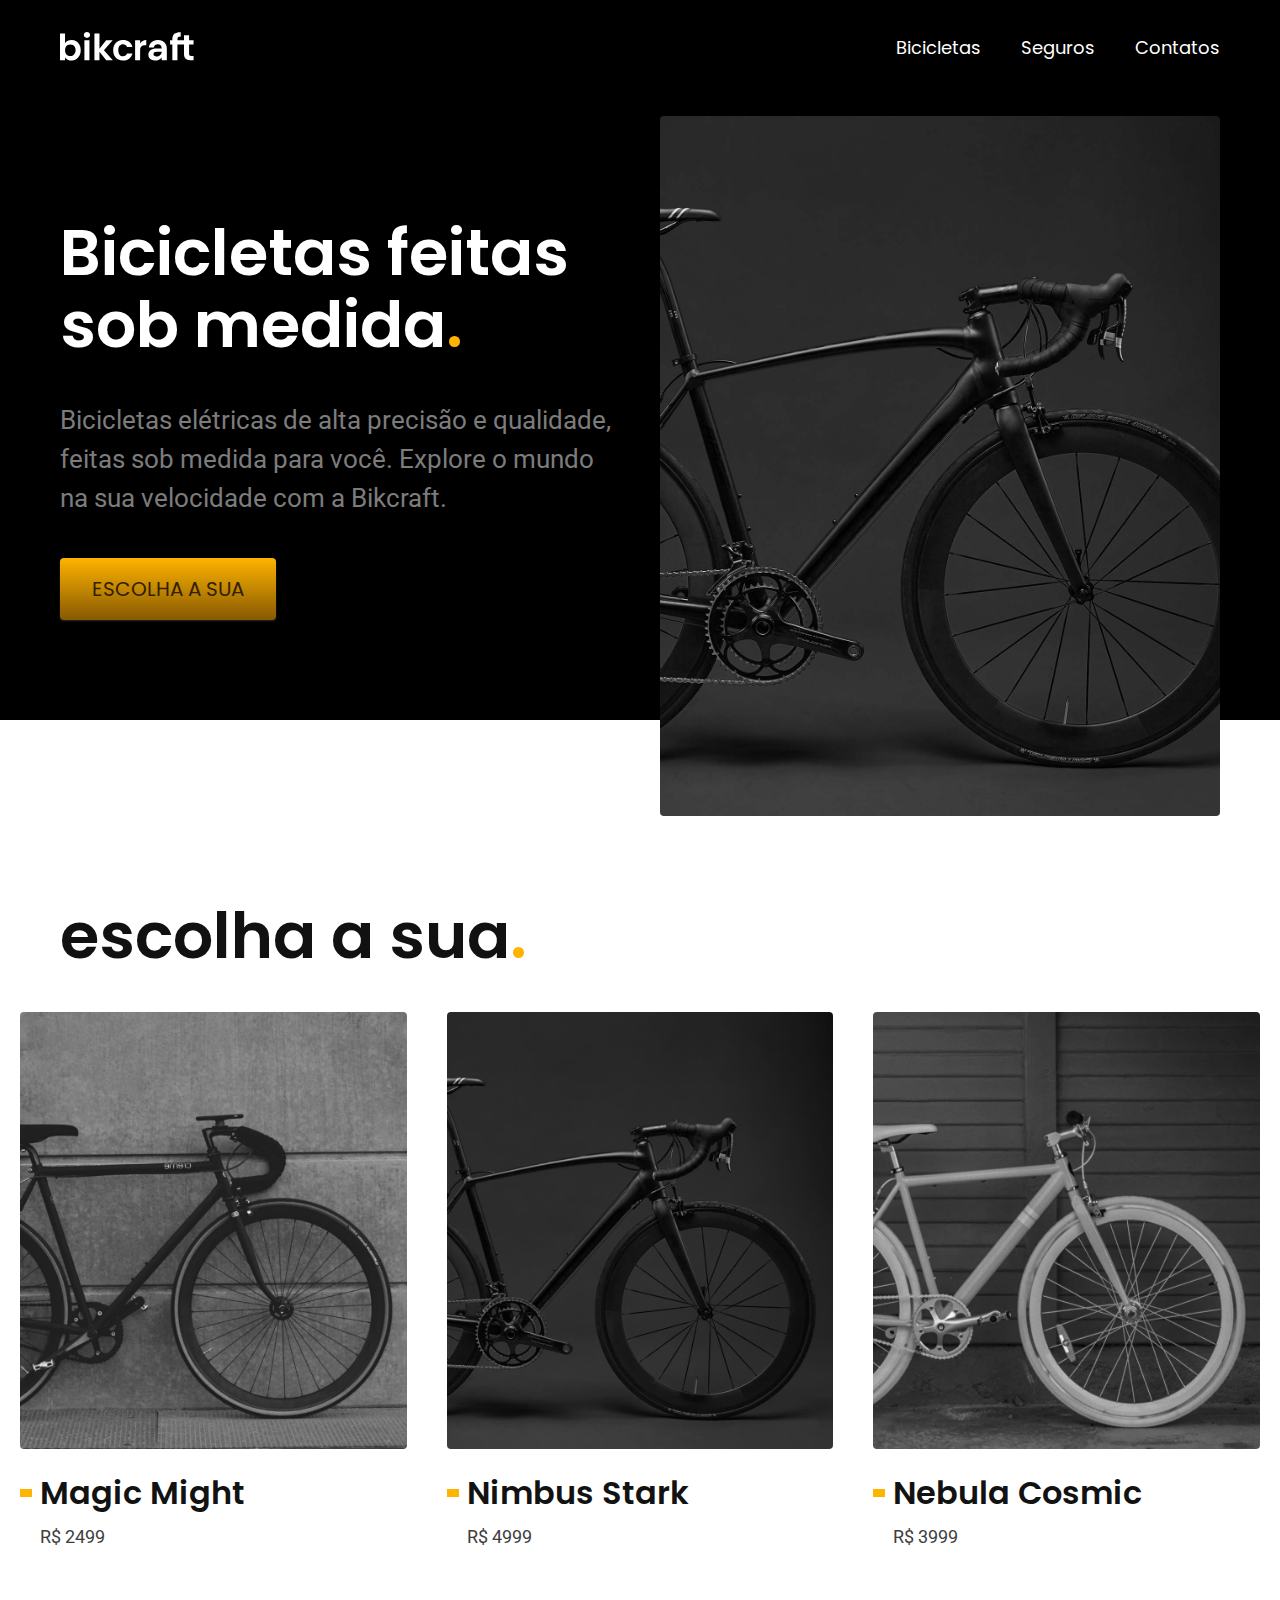
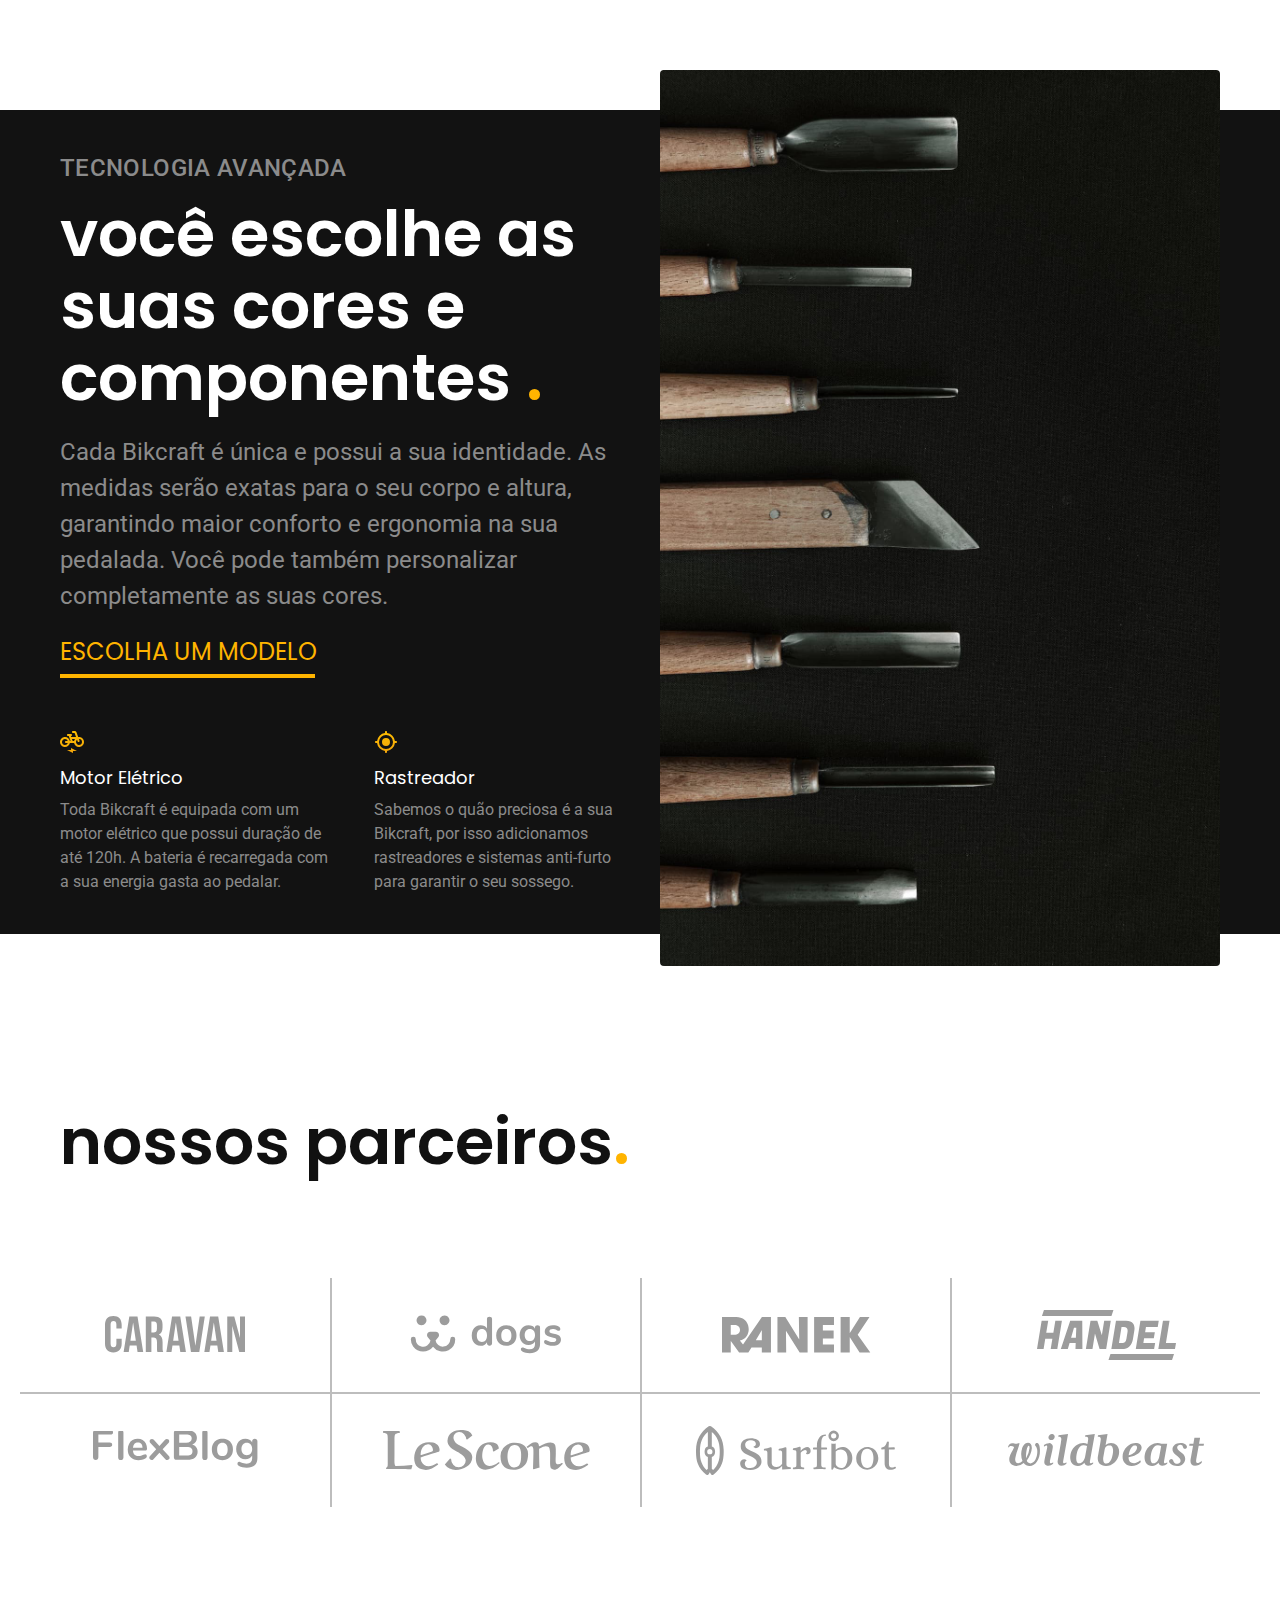
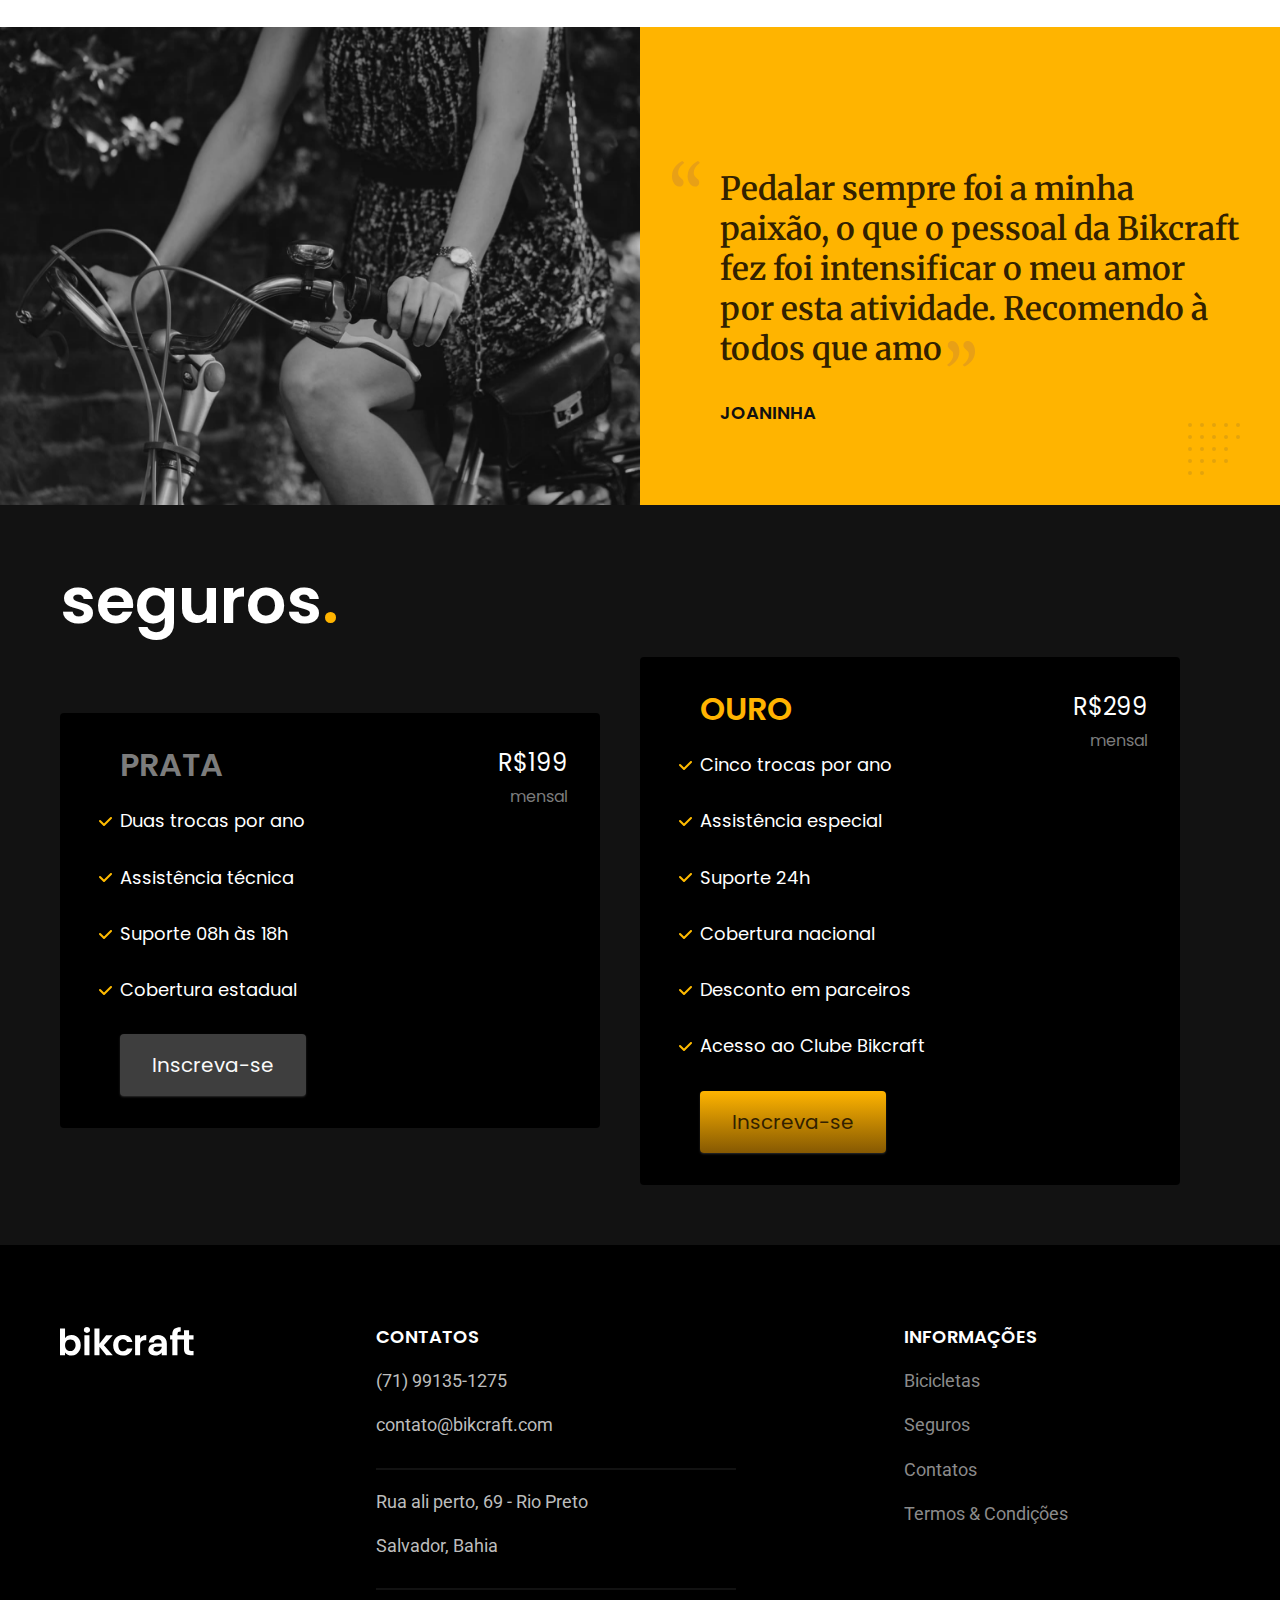
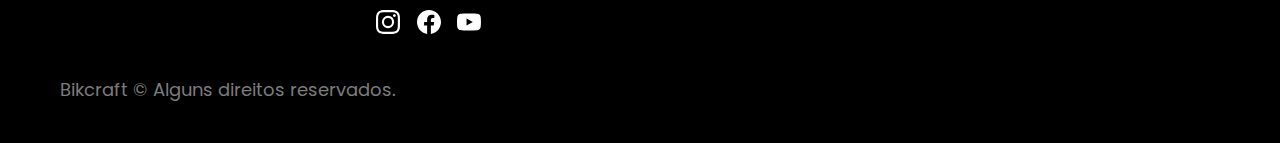
<file: index.html>
<!DOCTYPE html>
<html lang="pt-br">

<head>
  <meta charset="UTF-8">
  <meta name="viewport" content="width=device-width, initial-scale=1.0">
  <title>Bikcraft - Bicicletas Elétricas</title>
  <meta name="description" content="Bicicletas elétricas de alta precisão e qualidade, feitas sob medida para você. Explore o mundo na sua velocidade com a Bikcraft.">
  <link rel="preload" href="./css/style.css" as="style">
  <link rel="stylesheet" href="./css/style.css">
  <link rel="preconnect" href="https://fonts.googleapis.com">
  <link rel="preconnect" href="https://fonts.gstatic.com" crossorigin>
  <link href="https://fonts.googleapis.com/css2?family=Merriweather:ital,wght@1,900&family=Poppins:wght@500;600&family=Roboto:wght@400;500&display=swap" rel="stylesheet">
</head>

<body>
  <header class="header-bg cor-0">
    <div class="header container">
      <a href="./"><img src="/img/bikcraft.svg" width="136" height="32" alt="Bikcraft"></a>
      <nav aria-label="primaria">
        <ul class="header-menu cor-0 font-1-m">
          <li><a class="cor-0" href="./bicicletas.html">Bicicletas</a></li>
          <li><a class="cor-0" href="./seguros.html">Seguros</a></li>
          <li><a class="cor-0" href="./contatos.html">Contatos</a></li>
        </ul>
      </nav>
    </div>
  </header>
  <main class="introducao-bg">
    <div class="container introducao">
      <div class="introducao-conteudo">
        <h1 class="font-1-xxl cor-0">Bicicletas feitas sob medida<span class="ponto">.</span></p>
        </h1>
        <p class="font-2-l cor-9">Bicicletas elétricas de alta precisão e qualidade, feitas sob medida para você. Explore o mundo na sua velocidade com a Bikcraft.</p>
        <a class="botao" href="/" class="btn">ESCOLHA A SUA</a>
      </div>
      <picture>
        <source media="(max-width:800px)" srcset="./img/bicicleta/Nimbus.jpg">
        <img src="/img/fotos/introducao.jpg" width="1280" height="1600" alt="Bicicleta">
      </picture>
    </div>
  </main>

  <article class="bicicletas">
    <h2 class="container font-1-xxl">escolha a sua<span class="ponto">.</span></h2>
    <ul class="bicicletas-lista">
      <li>
        <a href="./bicicletas/magic-might">
          <img src="/img/bicicletas/magic-home.jpg" width="920" height="1040" alt="">
          <h3 class="font-1-xl cor-14">Magic Might</h3>
          <span class="font-2-m cor-12">R$ 2499</span>
        </a>
      </li>
      <li>
        <a href="./bicicletas/Nimbus-stark">
          <img src="/img/bicicletas/nimbus-home.jpg" width="920" height="1040" alt="">
          <h3 class="font-1-xl cor-14">Nimbus Stark</h3>
          <span class="font-2-m cor-12">R$ 4999</span>
        </a>
      </li>
      <li>
        <a href="./bicicletas/Nebula-cosmic">
          <img src="/img/bicicletas/nebula-home.jpg" width="920" height="1040" alt="">
          <h3 class="font-1-xl cor-14">Nebula Cosmic</h3>
          <span class="font-2-m cor-12">R$ 3999</span>
        </a>
      </li>
    </ul>
  </article>

  <article class="tecnologia-bg">
    <div class="tecnologia container">
      <div class="tecnologia-menu">
        <span class=" font-2-l-b cor-8">TECNOLOGIA AVANÇADA</span>
        <h2 class="font-1-xxl cor-0">você escolhe as suas cores e componentes <span class="ponto">.</span></h2>
        <p class=" font-2-l cor-8"> Cada Bikcraft é única e possui a sua identidade. As medidas serão exatas para o seu corpo e altura, garantindo maior conforto e ergonomia na sua pedalada. Você pode também personalizar completamente as suas cores.</p>
        <a class="link font-1-l" href="">ESCOLHA UM MODELO</a>
        <div class="tecnologia-info">
          <div>
            <img src="/img/icones/eletrica.svg" width="32" height="32" alt="">
            <h3 class="font-1-m cor-0">Motor Elétrico</h3>
            <p class="font-2-s cor-8">Toda Bikcraft é equipada com um motor elétrico que possui duração de até 120h. A bateria é recarregada com a sua energia gasta ao pedalar.</p>
          </div>
          <div>
            <img src="/img/icones/rastreador.svg" width="24" height="24" alt="">
            <h3 class="font-1-m cor-0">Rastreador</h3>
            <p class="font-2-s cor-8">Sabemos o quão preciosa é a sua Bikcraft, por isso adicionamos rastreadores e sistemas anti-furto para garantir o seu sossego.</p>
          </div>
        </div>
      </div>
      <div class="tecnologia-imagem">
        <img src="./img/fotos/tecnologia.jpg" width="1200" height="1920" alt="">
      </div>
    </div>
  </article>

  <section class="parceiros" aria-label="parceiros">
    <h2 class="container font-1-xxl">nossos parceiros<span class="ponto">.</span></h2>
    <ul>
      <li><img src="/img/parceiros/caravan.svg" width="140" height="38" alt="caravan"></li>
      <li><img src="/img/parceiros/dogs.svg" width="152" height="39" alt="dogs"></li>
      <li><img src="/img/parceiros/ranek.svg" width="149" height="36" alt="ranek"></li>
      <li><img src="/img/parceiros/handel.svg" width="139" height="50" alt="handel"></li>
      <li><img src="/img/parceiros/flexblog.svg" width="165" height="38" alt="flexblog"></li>
      <li><img src="/img/parceiros/lescone.svg" width="208" height="41" alt="lescone"></li>
      <li><img src="/img/parceiros/surfbot.svg" width="200" height="49" alt="surfbot"></li>
      <li><img src="/img/parceiros/wildbeast.svg" width="196" height="34" alt="wildbeast"></li>
    </ul>

  </section>

  <section class="depoimento" aria-label="depoimento">
    <div>
      <img src="/img/fotos/depoimento.jpg" width="1560" height="1360" alt="cliente na bicicleta">
    </div>
    <div class="depoimento-conteudo">
      <blockquote class="font-1-xl cor-A06">
        <p>Pedalar sempre foi a minha paixão, o que o pessoal da Bikcraft fez foi intensificar o meu amor por esta atividade. Recomendo à todos que amo</p>
      </blockquote>
      <span class="font-1-m-b cor-A07">Joaninha</span>
    </div>
  </section>

  <article class="seguros-bg">
    <div class="seguros container">
      <h2 class="font-1-xxl cor-0">seguros<span class="ponto">.</span></h2>
      <div class="seguro-itens">
        <h3 class="font-1-xl cor-9">PRATA</h3>
        <span class="font-1-l cor-0">R$199</span> <span class="font-1-s cor-9">mensal</span>
        <ul class="font-1-m cor-0">
          <li>Duas trocas por ano</li>
          <li> Assistência técnica</li>
          <li>Suporte 08h às 18h</li>
          <li>Cobertura estadual</li>
        </ul>
        <a class="botao-secundario" href="/orcamento.html">Inscreva-se</a>
      </div>
      <div class="seguro-itens">
        <h3 class="font-1-xl cor-A01">OURO</h3>
        <span class="font-1-l cor-0">R$299</span>
        <span class="font-1-s cor-9">mensal</span>
        <ul class="font-1-m cor-0">
          <li>Cinco trocas por ano</li>
          <li>Assistência especial</li>
          <li>Suporte 24h</li>
          <li>Cobertura nacional</li>
          <li>Desconto em parceiros</li>
          <li>Acesso ao Clube Bikcraft</li>
        </ul>
        <a class="botao secundario" href="/orcamento.html">Inscreva-se</a>
      </div>
    </div>
  </article>



  <footer class="footer-bg">
    <div class="footerc container">
      <img class="titulo" src="/img/bikcraft.svg" alt="">
      <div class="footer-contato">
        <h3 class="font-1-m-b cor-0">CONTATOS</h2>
          <ul class="font-2-m cor-6">
            <li class="frtr"><a href="tel:+5571991351275">(71) 99135-1275</a></li>
            <li><a href="mailto:emanuelvasconcells@gmail.com">contato@bikcraft.com</a></li>
            <li><a href="">Rua ali perto, 69 - Rio Preto</a></li>
            <li><a href="https://www.google.com/maps/place/salvador+bahia/data=!4m2!3m1!1s0x716037ca23ca5b3:0x1b9fc7912c226698?sa=X&ved=1t:155783&ictx=111" target="_blank">Salvador, Bahia</a></li>
          </ul>
          <a href="">
            <img src="/img/redes/instagram.svg" width="24" height="24" alt="instagram">
          </a>
          <a href=""">
            <img src=" /img/redes/facebook.svg" width="24" height="24" alt="Facebook">
          </a>
          <a href=""">
            <img src=" /img/redes/youtube.svg" width="24" height="24" alt="">
          </a>
      </div>
      <div class="footer-informacoes">
        <h3 class="font-1-m-b cor-0">Informações</h2>
          <nav aria-label="primaria">
            <ul class="font-2-m cor-8">
              <li><a href="./bicicletas.html">Bicicletas</a></li>
              <li><a href="./seguros.html">Seguros</a></li>
              <li><a href="./contatos.html">Contatos</a></li>
              <li><a href="./termos.html">Termos & Condições</a></li>
            </ul>
          </nav>
      </div>
      <span class="direitos font-1-m cor-9">Bikcraft © Alguns direitos reservados.</span>
    </div>
  </footer>
</body>

</html>
</file>
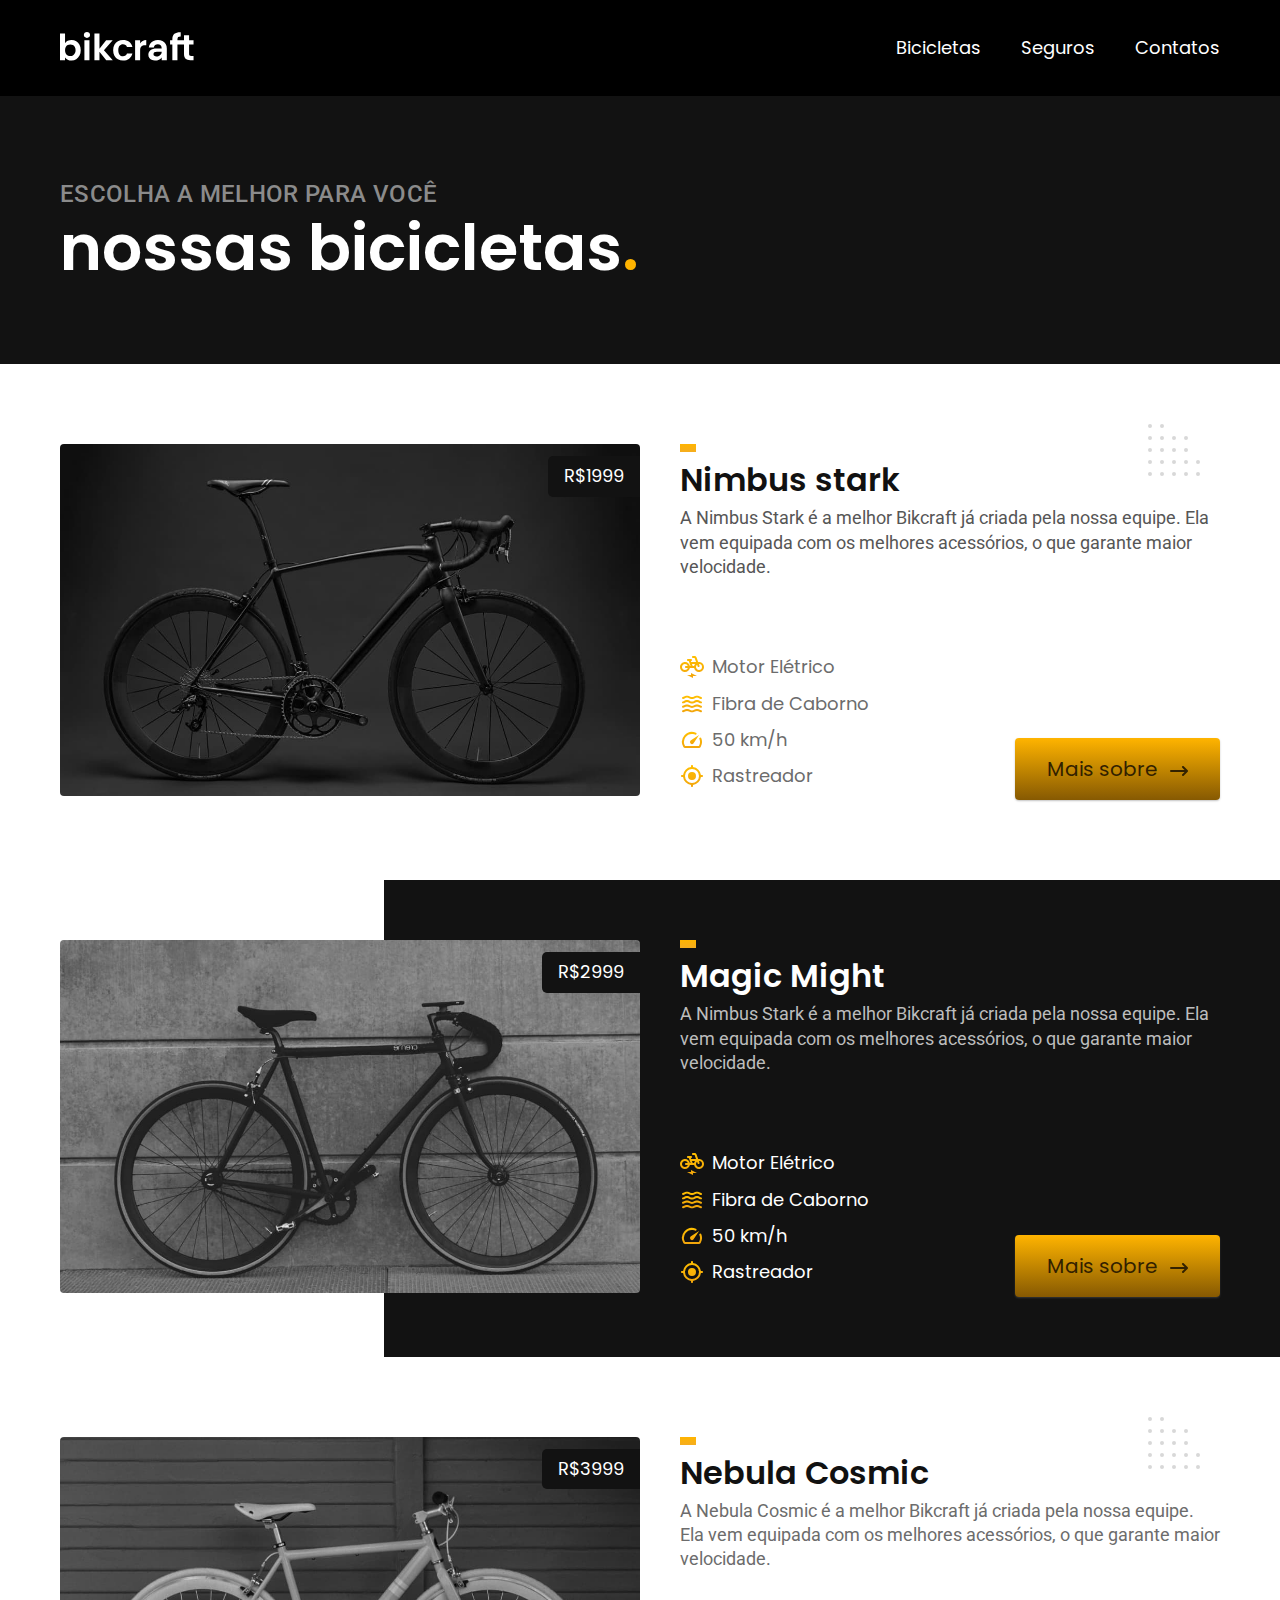
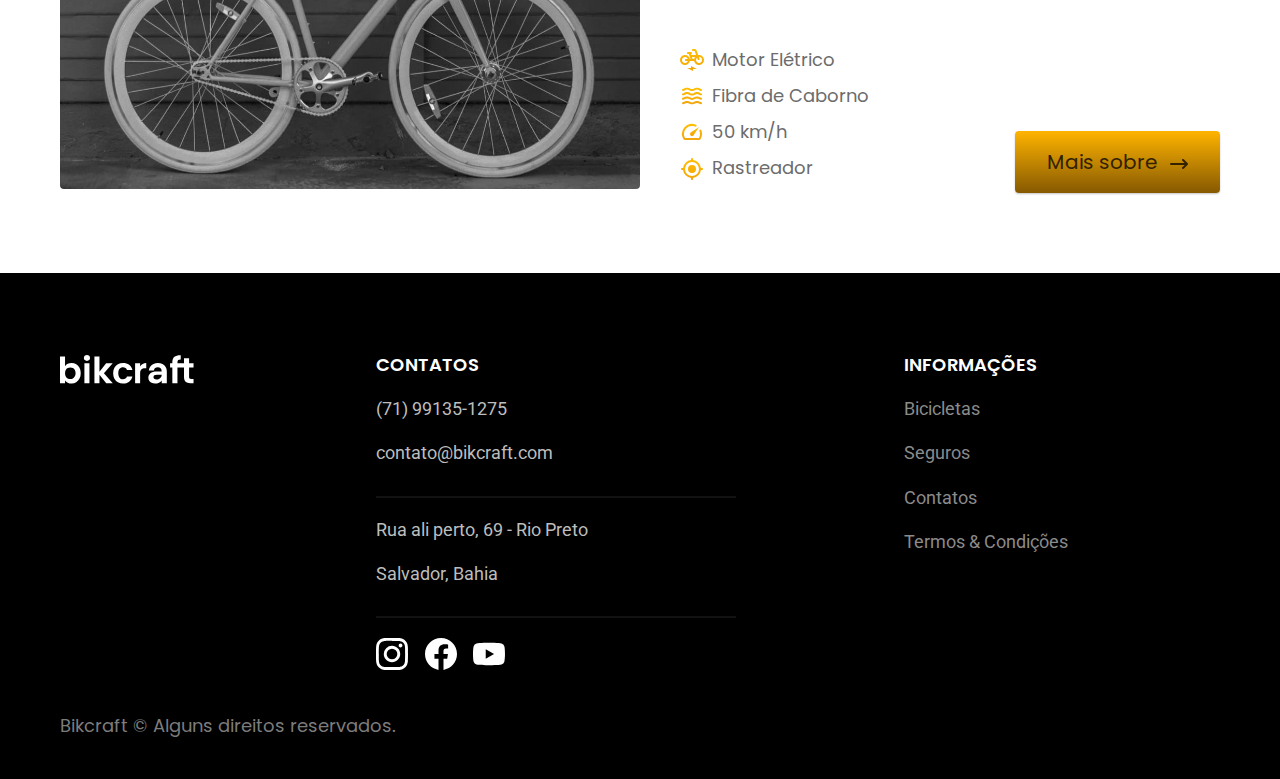
<file: bicicletas.html>
<!DOCTYPE html>
<html lang="pt-br">

<head>
  <meta charset="UTF-8">
  <meta name="viewport" content="width=device-width, initial-scale=1.0">
  <title>Bicicletas | Bikcraft - Bicicletas Elétricas</title>
  <meta name="description" content=" Catalago de Bicicletas | Bikcraft - Bicicletas Elétricas">
  <link rel="preload" href="./css/style.css" as="style">
  <link rel="stylesheet" href="./css/style.css">
  <link rel="preconnect" href="https://fonts.googleapis.com">
  <link rel="preconnect" href="https://fonts.gstatic.com" crossorigin>
  <link href="https://fonts.googleapis.com/css2?family=Merriweather:ital,wght@1,900&family=Poppins:wght@500;600&family=Roboto:wght@400;500&display=swap" rel="stylesheet">
</head>

<body>
  <header class="header-bg cor-0">
    <div class="header container">
      <a href="./"><img src="/img/bikcraft.svg" alt="Bikcraft"></a>
      <nav aria-label="primaria">
        <ul class="header-menu cor-0 font-1-m">
          <li class="pagina-bicicleta"><a class="cor-0" href="./bicicletas.html">Bicicletas</a></li>
          <li><a class="cor-0" href="./seguros.html">Seguros</a></li>
          <li><a class="cor-0" href="./contatos.html">Contatos</a></li>
        </ul>
      </nav>
    </div>
  </header>






  <main class="bicicleta-bg">
    <div class="container bicicleta">
      <div class="bicicleta-conteudo">
        <span class=" font-2-l-b cor-8">ESCOLHA A MELHOR PARA VOCÊ</span>
        <h1 class="font-1-xxl cor-0">nossas bicicletas<span class="ponto">.</span></p>
        </h1>
      </div>
    </div>
  </main>


  <article>
    <div class="bicicleta-sessao container">
      <div class="img">
        <img src="/../../img/bicicletas/nimbus.jpg" alt="Bicicleta Nimbus">
        <span class="font-1-m cor-0">R$1999</span>
      </div>
      <div class="sessao-conteudo">
        <h2 class="font-1-xl">Nimbus stark</h2>
        <p class="font-2-m cor-11">A Nimbus Stark é a melhor Bikcraft já criada pela nossa equipe. Ela vem equipada com os melhores acessórios, o que garante maior velocidade.</p>
        <ul class="font-1-m cor-10">
          <li><img src="/img/icones/eletrica.svg" alt="">Motor Elétrico</li>
          <li><img src="img/icones/carbono.svg" alt="">Fibra de Caborno</li>
          <li><img src="img/icones/velocidade.svg" alt="">50 km/h</li>
          <li><img src="/img/icones/rastreador.svg" alt="">Rastreador</li>
        </ul>
        <a class="botao seta" href="/bicicletas/nimbus.html">Mais sobre</a>
      </div>
    </div>

    <div class="bicicleta-2">
      <div class="bicicleta-sessao2 container">
        <div class="img">
          <img src="/img/bicicletas/magic.jpg" alt="Bicicleta Nimbus">
          <span class="font-1-m cor-0">R$2999</span>
        </div>
        <div class="sessao-conteudo">
          <h2 class="font-1-xl cor-0">Magic Might</h2>
          <p class="font-2-m cor-6">A Nimbus Stark é a melhor Bikcraft já criada pela nossa equipe. Ela vem equipada com os melhores acessórios, o que garante maior velocidade.</p>
          <ul class="font-1-m cor-0">
            <li><img src="/img/icones/eletrica.svg" alt="">Motor Elétrico</li>
            <li><img src="img/icones/carbono.svg" alt="">Fibra de Caborno</li>
            <li><img src="img/icones/velocidade.svg" alt="">50 km/h</li>
            <li><img src="/img/icones/rastreador.svg" alt="">Rastreador</li>
          </ul>
          <a class="botao seta" href="/bicicletas/magic.html">Mais sobre</a>
        </div>
      </div>
    </div>

    <div class="bicicleta-sessao container">
      <div class="img">
        <img src="/img/bicicletas/nebula.jpg" alt="Bicicleta Nebula Cosmic">
        <span class="font-1-m cor-0">R$3999</span>
      </div>
      <div class="sessao-conteudo">
        <h2 class="font-1-xl">Nebula Cosmic</h2>
        <p class="font-2-m cor-10">A Nebula Cosmic é a melhor Bikcraft já criada pela nossa equipe. Ela vem equipada com os melhores acessórios, o que garante maior velocidade.</p>
        <ul class="font-1-m cor-10">
          <li><img src="/img/icones/eletrica.svg" alt="">Motor Elétrico</li>
          <li><img src="img/icones/carbono.svg" alt="">Fibra de Caborno</li>
          <li><img src="img/icones/velocidade.svg" alt="">50 km/h</li>
          <li><img src="/img/icones/rastreador.svg" alt="">Rastreador</li>
        </ul>
        <a class="botao seta" href="/bicicletas/nebula.html">Mais sobre</a>
      </div>
    </div>



  </article>








  <footer class="footer-bg">
    <div class="footerc container">
      <img class="titulo" src="/img/bikcraft.svg" alt="">
      <div class="footer-contato">
        <h3 class="font-1-m-b cor-0">CONTATOS</h2>
          <ul class="font-2-m cor-6">
            <li class="frtr"><a href="tel:+5571991351275">(71) 99135-1275</a></li>
            <li><a href="mailto:emanuelvasconcells@gmail.com">contato@bikcraft.com</a></li>
            <li><a href="">Rua ali perto, 69 - Rio Preto</a></li>
            <li><a href="https://www.google.com/maps/place/salvador+bahia/data=!4m2!3m1!1s0x716037ca23ca5b3:0x1b9fc7912c226698?sa=X&ved=1t:155783&ictx=111" target="_blank">Salvador, Bahia</a></li>
          </ul>
          <a href="">
            <img src="/img/redes/instagram.svg" alt="instagram">
          </a>
          <a href=""">
            <img src=" /img/redes/facebook.svg" alt="Facebook">
          </a>
          <a href=""">
            <img src=" /img/redes/youtube.svg" alt="">
          </a>
      </div>
      <div class="footer-informacoes">
        <h3 class="font-1-m-b cor-0">Informações</h2>
          <nav aria-label="primaria">
            <ul class="font-2-m cor-8">
              <li><a href="./bicicletas.html">Bicicletas</a></li>
              <li><a href="./seguros.html">Seguros</a></li>
              <li><a href="./contatos.html">Contatos</a></li>
              <li><a href="./termos.html">Termos & Condições</a></li>
            </ul>
          </nav>
      </div>
      <span class="direitos font-1-m cor-9">Bikcraft © Alguns direitos reservados.</span>
    </div>
  </footer>
</body>
</file>
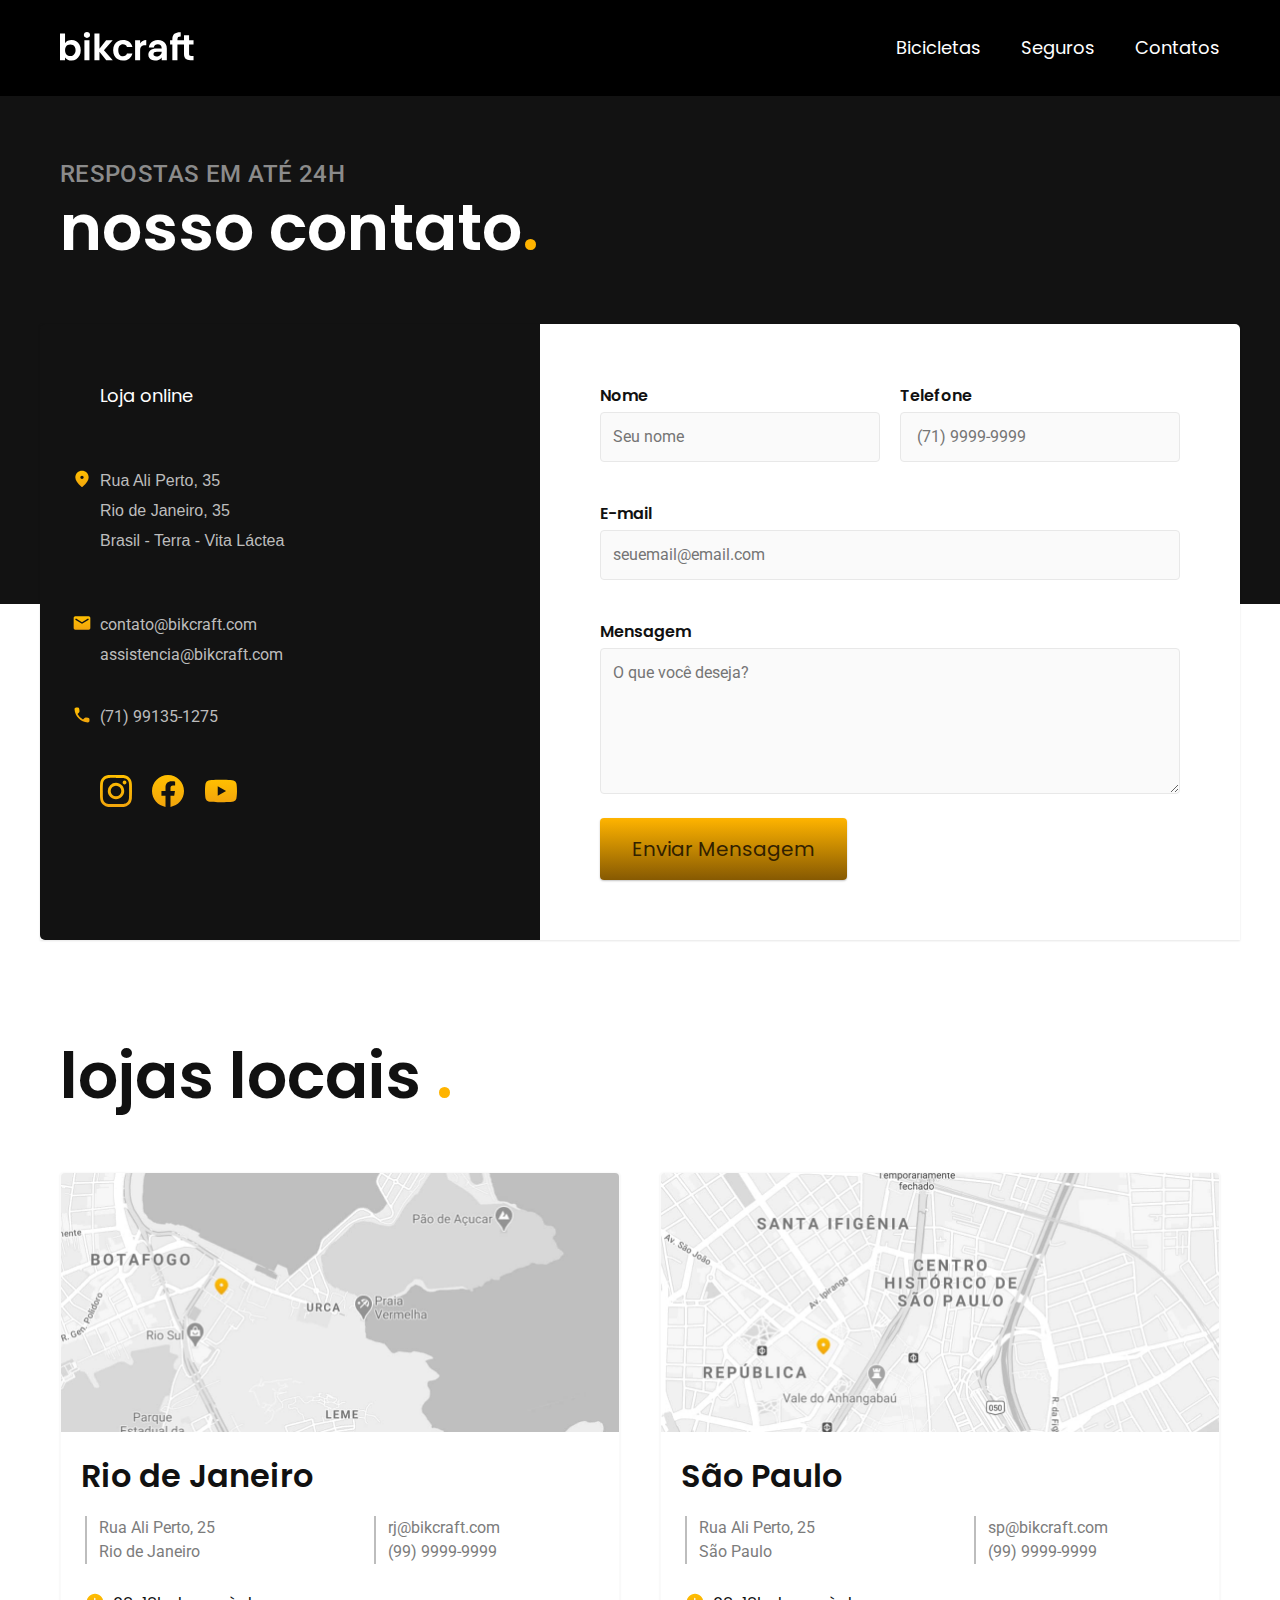
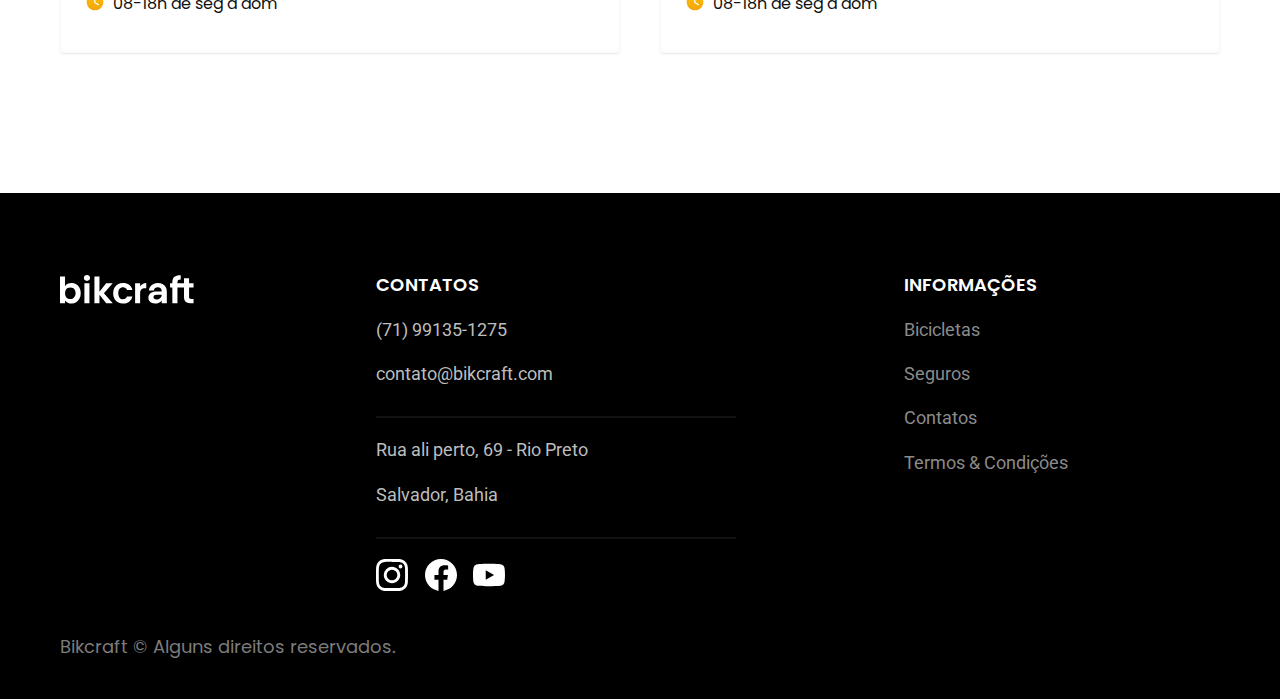
<file: contatos.html>
<!DOCTYPE html>
<html lang="pt-br">

<head>
  <meta charset="UTF-8">
  <meta name="viewport" content="width=device-width, initial-scale=1.0">
  <title> Contato | Bikcraft </title>
  <meta name="description" content="Contato.">
  <link rel="preload" href="./css/style.css" as="style">
  <link rel="stylesheet" href="./css/style.css">
  <link rel="preconnect" href="https://fonts.googleapis.com">
  <link rel="preconnect" href="https://fonts.gstatic.com" crossorigin>
  <link href="https://fonts.googleapis.com/css2?family=Merriweather:ital,wght@1,900&family=Poppins:wght@500;600&family=Roboto:wght@400;500&display=swap" rel="stylesheet">
</head>

<body>
  <header class="header-bg cor-0">
    <div class="header container">
      <a href="./"><img src="/img/bikcraft.svg" alt="Bikcraft"></a>
      <nav aria-label="primaria">
        <ul class="header-menu cor-0 font-1-m">
          <li><a class="cor-0" href="./bicicletas.html">Bicicletas</a></li>
          <li><a class="cor-0" href="./seguros.html">Seguros</a></li>
          <li><a class="cor-0" href="./contatos.html">Contatos</a></li>
        </ul>
      </nav>
    </div>
  </header>


  <main>
    <div class="termos-bg">
      <div class="container termos">
        <div class="termos-conteudo">
          <span class=" font-2-l-b cor-8">RESPOSTAS EM ATÉ 24H</span>
          <h1 class="font-1-xxl cor-0">nosso contato<span class="ponto">.</span></p>
          </h1>
        </div>
      </div>
    </div>
    <div class="contato-bg">
      <div class="nosso-contato">
        <section class="contato-endereco" aria-label="Endereço">
          <h2 class="font-1-m cor-0">Loja online</h2>
          <div class="contato-rua font-2-s cor-6">
            <p>Rua Ali Perto, 35</p>
            <p>Rio de Janeiro, 35</p>
            <p>Brasil - Terra - Vita Láctea</p>
          </div>
          <address class="contatos-email font-2-s cor-6">
            <a href="mailto:contato@gmail.com">contato@bikcraft.com</a>
            <a href="mailto:contato@gmail.com">assistencia@bikcraft.com</a>
            <a href="tel:+5571991351275">(71) 99135-1275</a></li>
          </address>
          <div class="contatos-redes">
            <a href="">
              <img src="/img/redes/instagram-p.svg" alt="instagram">
            </a>
            <a href=""">
          <img src=" /img/redes/facebook-p.svg" alt="Facebook">
            </a>
            <a href=""">
          <img src=" /img/redes/youtube-p.svg" alt="">
            </a>
          </div>
        </section>

        <section class="contato-formulario" aria-label="formulario"">
      <form class=" form" action=" ./contatos.html">
          <div class="form-nome">
            <label for="nome">Nome</label>
            <input class="font-2-xs" type="text" id="nome" name="nome" placeholder="Seu nome">
          </div>
          <div class="form-telefone">
            <label for="telefone">Telefone</label>
            <input class="font-2-xs" type="text" id="telefone" name="telefone" placeholder=" (71) 9999-9999">
          </div>
          <div class="form-email">
            <label for="email">E-mail</label>
            <input class="font-2-xs" type="email" id="email" name="email" placeholder="seuemail@email.com">
          </div>
          <div class="form-texto">
            <label for="mensagem">Mensagem</label>
            <textarea class="font-2-xs" rows="5" id="mensagem" name="mensagem" placeholder="O que você deseja?"></textarea>
          </div>
          <button class="botao">Enviar Mensagem</button>
          </form>
        </section>
      </div>
    </div>
  </main>

  <article class="locais-loja container">
    <h2 class="font-1-xxl">lojas locais <span class="ponto">.</span></h2>

    <div class="locais-dados">
      <img src="./img/lojas/rj.jpg" alt="mapa marcando o endereço em rua ali perto, 25. Rio de Janeiro.">
      <h3 class="font-1-xl">Rio de Janeiro</h3>
      <div class="endereco-lojas1">
        <div class="endereco-lojas">
          <p class="font-2-s cor-9">Rua Ali Perto, 25</p>
          <p class="font-2-s cor-9">Rio de Janeiro</p>
        </div>

        <div class="endereco-lojas1">
          <div class="endereco-lojas">
            <a class="font-2-s cor-9" href="mailto:emanuelvasconcells@gmail.com">rj@bikcraft.com</a>
            <a class="font-2-s cor-9" href="tel:+5571991351275">(99) 9999-9999</a>
          </div>
        </div>
        <span class="font-1-s"><img src="./img/icones/horario.svg" alt="">08-18h de seg à dom</span>
      </div>
    </div>

    <div class="locais-dados">
      <img src="./img/lojas/sp.jpg" alt="mapa marcando o endereço em rua ali perto, 25. São Paulo.">
      <h3 class="font-1-xl">São Paulo</h3>

      <div class="endereco-lojas1">
        <div class="endereco-lojas">
          <p class="font-2-s cor-9">Rua Ali Perto, 25</p>
          <p class="font-2-s cor-9">São Paulo</p>
        </div>

        <div class="endereco-lojas1">
          <div class="endereco-lojas">
            <a class="font-2-s cor-9" href="mailto:emanuelvasconcells@gmail.com">sp@bikcraft.com</a>
            <a class="font-2-s cor-9" href="tel:+5571991351275">(99) 9999-9999</a>
          </div>
        </div>
        <span class="font-1-s"><img src="./img/icones/horario.svg" alt="">08-18h de seg à dom</span>
      </div>
    </div>
  </article>


  <footer class=" footer-bg">
    <div class="footerc container">
      <img class="titulo" src="/img/bikcraft.svg" alt="">
      <div class="footer-contato">
        <h3 class="font-1-m-b cor-0">CONTATOS</h2>
          <ul class="font-2-m cor-6">
            <li class="frtr"><a href="tel:+5571991351275">(71) 99135-1275</a></li>
            <li><a href="mailto:emanuelvasconcells@gmail.com">contato@bikcraft.com</a></li>
            <li><a href="">Rua ali perto, 69 - Rio Preto</a></li>
            <li><a href="https://www.google.com/maps/place/salvador+bahia/data=!4m2!3m1!1s0x716037ca23ca5b3:0x1b9fc7912c226698?sa=X&ved=1t:155783&ictx=111" target="_blank">Salvador, Bahia</a></li>
          </ul>
          <a href="">
            <img src="/img/redes/instagram.svg" alt="instagram">
          </a>
          <a href=""">
            <img src=" /img/redes/facebook.svg" alt="Facebook">
          </a>
          <a href=""">
            <img src=" /img/redes/youtube.svg" alt="">
          </a>
      </div>
      <div class="footer-informacoes">
        <h3 class="font-1-m-b cor-0">Informações</h2>
          <nav aria-label="primaria">
            <ul class="font-2-m cor-8">
              <li><a href="./bicicletas.html">Bicicletas</a></li>
              <li><a href="./seguros.html">Seguros</a></li>
              <li><a href="./contatos.html">Contatos</a></li>
              <li><a href="./termos.html">Termos & Condições</a></li>
            </ul>
          </nav>
      </div>
      <span class="direitos font-1-m cor-9">Bikcraft © Alguns direitos reservados.</span>
    </div>
  </footer>
</body>
</file>
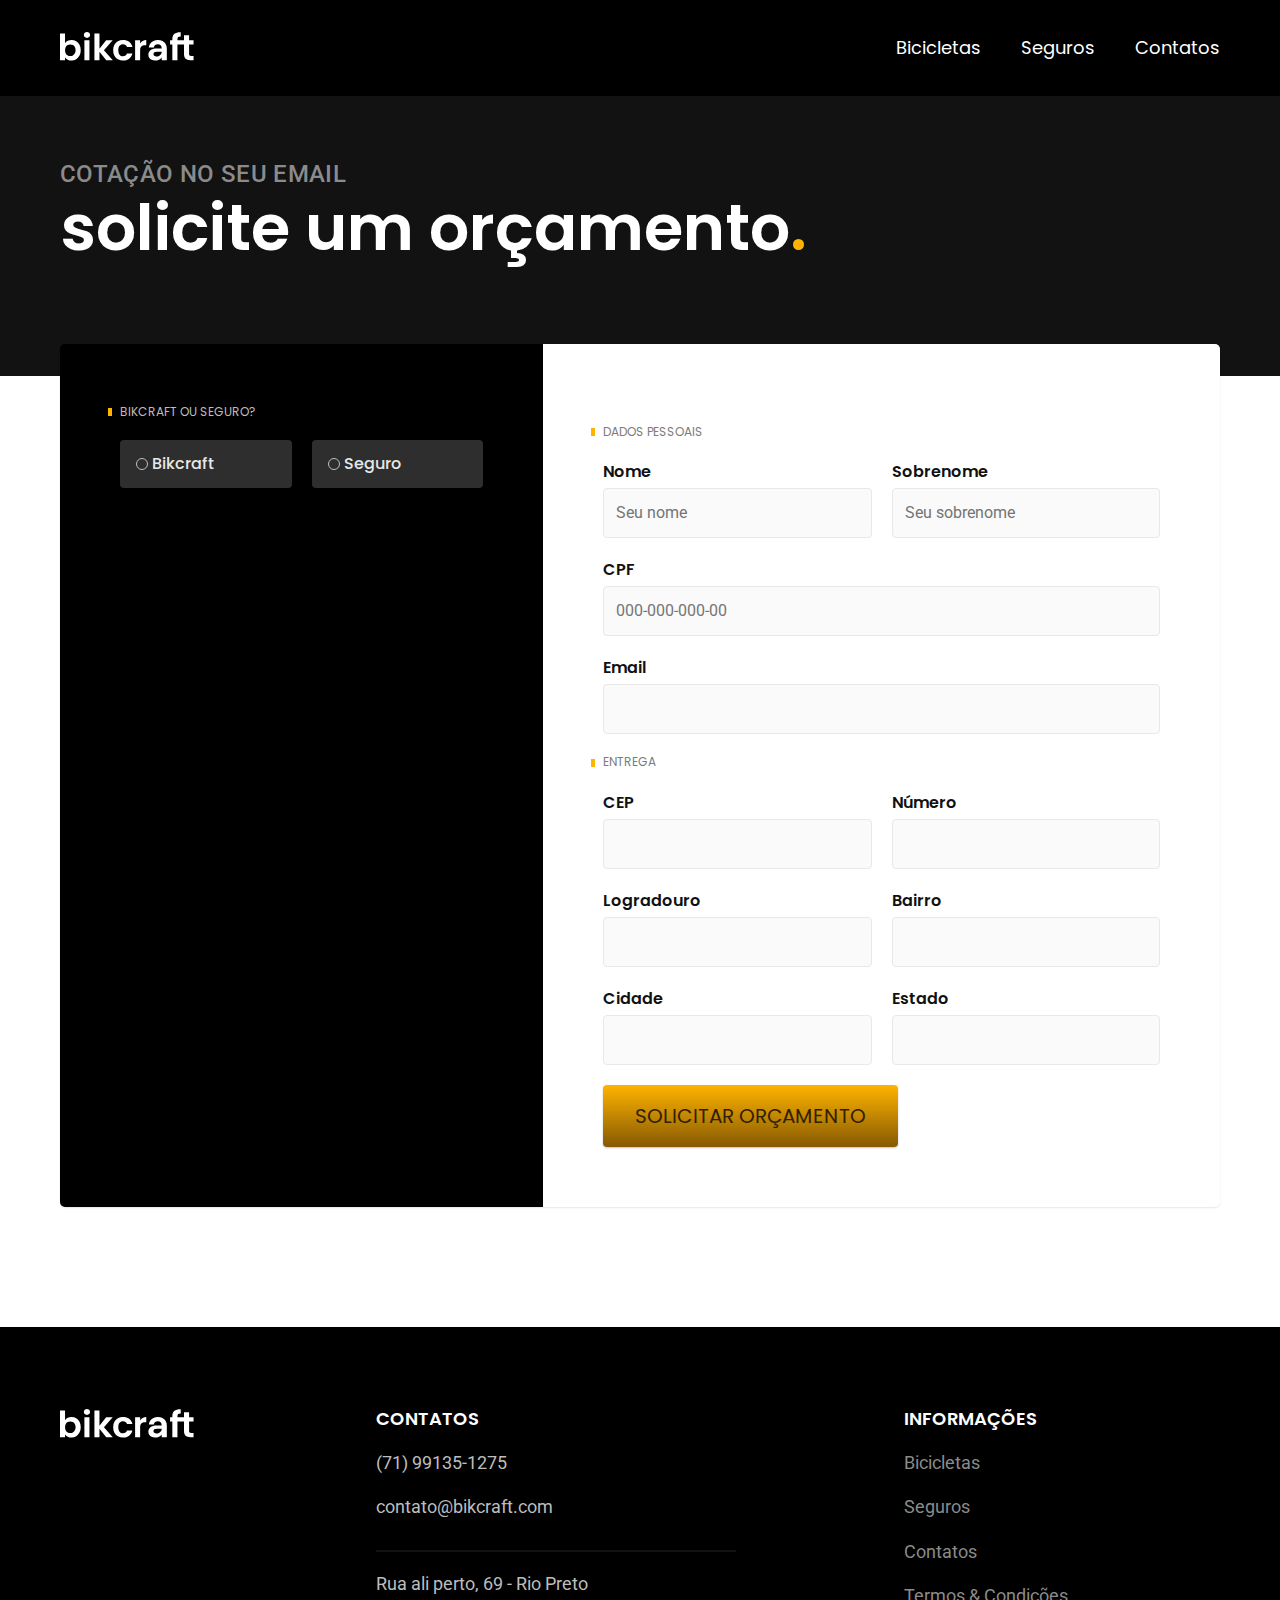
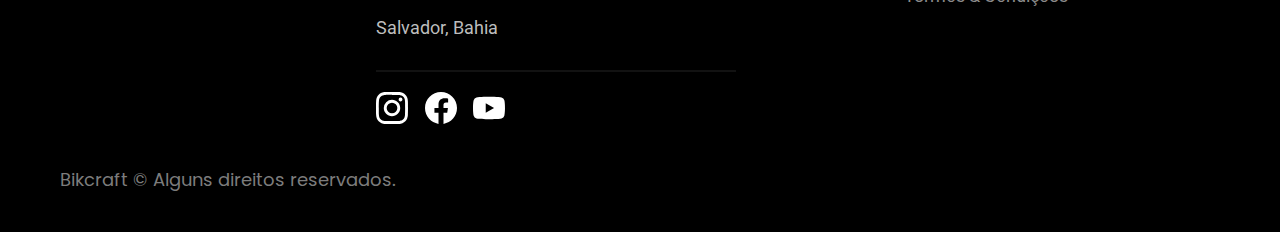
<file: orcamento.html>
<!DOCTYPE html>
<html lang="pt-br">

<head>
  <meta charset="UTF-8">
  <meta name="viewport" content="width=device-width, initial-scale=1.0">
  <title>Orçamento - Bikcraft</title>
  <meta name="description" content="Orçamento Bikcraft">
  <link rel="preload" href="./css/style.css" as="style">
  <link rel="stylesheet" href="./css/style.css">
  <link rel="preconnect" href="https://fonts.googleapis.com">
  <link rel="preconnect" href="https://fonts.gstatic.com" crossorigin>
  <link href="https://fonts.googleapis.com/css2?family=Merriweather:ital,wght@1,900&family=Poppins:wght@500;600&family=Roboto:wght@400;500&display=swap" rel="stylesheet">
</head>

<body id="orcamento">
  <header class="header-bg cor-0">
    <div class="header container">
      <a href="./"><img src="/img/bikcraft.svg" alt="Bikcraft"></a>
      <nav aria-label="primaria">
        <ul class="header-menu cor-0 font-1-m">
          <li><a class="cor-0" href="./bicicletas.html">Bicicletas</a></li>
          <li><a class="cor-0" href="./seguros.html">Seguros</a></li>
          <li><a class="cor-0" href="./contatos.html">Contatos</a></li>
        </ul>
      </nav>
    </div>
  </header>


  <main class="termos-bg" id="orcamento">
    <div class="container termos">
      <div class="termos-conteudo">
        <span class=" font-2-l-b cor-8">Cotação no seu email</span>
        <h1 class="font-1-xxl cor-0">solicite um orçamento<span class="ponto">.</span></p>
        </h1>
      </div>
    </div>

    <form class="orcamento container" action="./">
      <div class="orcamento-produto">
        <h2 class="font-1-xs cor-6"> Bikcraft ou Seguro?</h2>
        <input type="radio" name="tipo" value="bikcraft" id="bikcraft">
        <label for="bikcraft">Bikcraft</label>

        <input type="radio" name="tipo" value="seguro" id="seguro">
        <label for="seguro">Seguro</label>

        <div class="orcamento-conteudo" id="orcamento-bikcraft">
          <h2 class="font-1-xs cor-6">Escolha a sua</h2>

          <input type="radio" name="produto" value="nimbus" id="nimbus">
          <label for="nimbus">Nimbus Stark <span>R$ 4999</span></label>
          <div class="orcamento-detalhe">
            <ul class="font-1-xs cor-8">
              <li><img src="./img/icones/eletrica.svg" alt="">Motor Elétrico</li>
              <li><img src="img/icones/carbono.svg" alt="">Fibra de Carbono</li>
              <li><img src="img/icones/velocidade.svg" alt="">50 km/h</li>
              <li><img src="img/icones/rastreador.svg" alt="">Rastreador</li>
            </ul>
            <img src="./img/bicicletas/nimbus.jpg" alt="">
          </div>

          <input type="radio" name="produto" value="magic" id="magic">
          <label for="magic">Magic Might <span>R$ 3999</span></label>
          <div class="orcamento-detalhe">
            <ul class="font-1-xs cor-8">
              <li><img src="./img/icones/eletrica.svg" alt="">Motor Elétrico</li>
              <li><img src="img/icones/carbono.svg" alt="">Fibra de Carbono</li>
              <li><img src="img/icones/velocidade.svg" alt="">45 km/h</li>
              <li><img src="img/icones/rastreador.svg" alt="">Rastreador</li>
            </ul>
            <img src="./img/bicicletas/magic.jpg" alt="">
          </div>


          <input type="radio" name="produto" value="nebula" id="nebula">
          <label for="nebula">Nebula Cosmic <span>R$ 2999</span></label>
          <div class="orcamento-detalhe">
            <ul class="font-1-xs cor-8">
              <li><img src="./img/icones/eletrica.svg" alt="">Motor Elétrico</li>
              <li><img src="img/icones/carbono.svg" alt="">Fibra de Carbono</li>
              <li><img src="img/icones/velocidade.svg" alt="">40 km/h</li>
              <li><img src="img/icones/rastreador.svg" alt="">Rastreador</li>
            </ul>
            <img src="./img/bicicletas/nebula.jpg" alt="">
          </div>
        </div>

        <div class="orcamento-conteudo" id="orcamento-seguro">
          <h2 class="font-1-xs cor-6">Escolha o plano</h2>

          <input type="radio" name="produto" value="prata" id="prata">
          <label for="prata">PRATA <span>R$ 199</span></label>

          <input type="radio" name="produto" value="ouro" id="ouro">
          <label for="ouro">Ouro <span>R$ 299</span></label>

        </div>
      </div>

      <div class="orcamento-dados form">
        <h2 class="font-1-xs cor-9 col-2">Dados Pessoais</h2>
        <div>
          <label for="nome">Nome</label>
          <input class="font-2-xs" type="text" id="nome" name="nome" placeholder="Seu nome">
        </div>

        <div>
          <label for="sobrenome">Sobrenome</label>
          <input class="font-2-xs" type="text" id="sobrenome" name="sobrenome" placeholder="Seu sobrenome">
        </div>

        <div class="col-2">
          <label for="cpf"> CPF</label>
          <input class="font-2-xs" type="text" id="cpf" name="cpf" placeholder="000-000-000-00">
        </div>

        <div class="col-2">
          <label for="email">Email </label>
          <input class="font-2-xs" type="email" id="email" name="email">
        </div>

        <h2 class="font-1-xs cor-9 col-2">Entrega</h2>

        <div>
          <label for="cep">CEP</label>
          <input class="font-2-xs" type="text" id="cep" name="cep">
        </div>

        <div>
          <label for="numero">Número</label>
          <input class="font-2-xs" type="text" id="numero" name="numero">
        </div>

        <div>
          <label for="logradouro">Logradouro</label>
          <input class="font-2-xs" type="text" id="logradouro" name="logradouro">
        </div>

        <div>
          <label for="bairro">Bairro</label>
          <input class="font-2-xs" type="text" id="bairro" name="bairro">
        </div>

        <div>
          <label for="cidade">Cidade</label>
          <input class="font-2-xs" type="text" id="cidade" name="cidade">
        </div>

        <div>
          <label for="estado">Estado</label>
          <input class="font-2-xs" type="text" id="estado" name="estado">
        </div>
        <button class="botao col-2">SOLICITAR ORÇAMENTO</button>
      </div>
    </form>

  </main>

  <footer class="footer-bg">
    <div class="footerc container">
      <img class="titulo" src="/img/bikcraft.svg" alt="">
      <div class="footer-contato">
        <h3 class="font-1-m-b cor-0">CONTATOS</h2>
          <ul class="font-2-m cor-6">
            <li class="frtr"><a href="tel:+5571991351275">(71) 99135-1275</a></li>
            <li><a href="mailto:emanuelvasconcells@gmail.com">contato@bikcraft.com</a></li>
            <li><a href="">Rua ali perto, 69 - Rio Preto</a></li>
            <li><a href="https://www.google.com/maps/place/salvador+bahia/data=!4m2!3m1!1s0x716037ca23ca5b3:0x1b9fc7912c226698?sa=X&ved=1t:155783&ictx=111" target="_blank">Salvador, Bahia</a></li>
          </ul>
          <a href="">
            <img src="/img/redes/instagram.svg" alt="instagram">
          </a>
          <a href=""">
            <img src=" /img/redes/facebook.svg" alt="Facebook">
          </a>
          <a href=""">
            <img src=" /img/redes/youtube.svg" alt="">
          </a>
      </div>
      <div class="footer-informacoes">
        <h3 class="font-1-m-b cor-0">Informações</h2>
          <nav aria-label="primaria">
            <ul class="font-2-m cor-8">
              <li><a href="./bicicletas.html">Bicicletas</a></li>
              <li><a href="./seguros.html">Seguros</a></li>
              <li><a href="./contatos.html">Contatos</a></li>
              <li><a href="./termos.html">Termos & Condições</a></li>
            </ul>
          </nav>
      </div>
      <span class="direitos font-1-m cor-9">Bikcraft © Alguns direitos reservados.</span>
    </div>
  </footer>
</body>
</file>
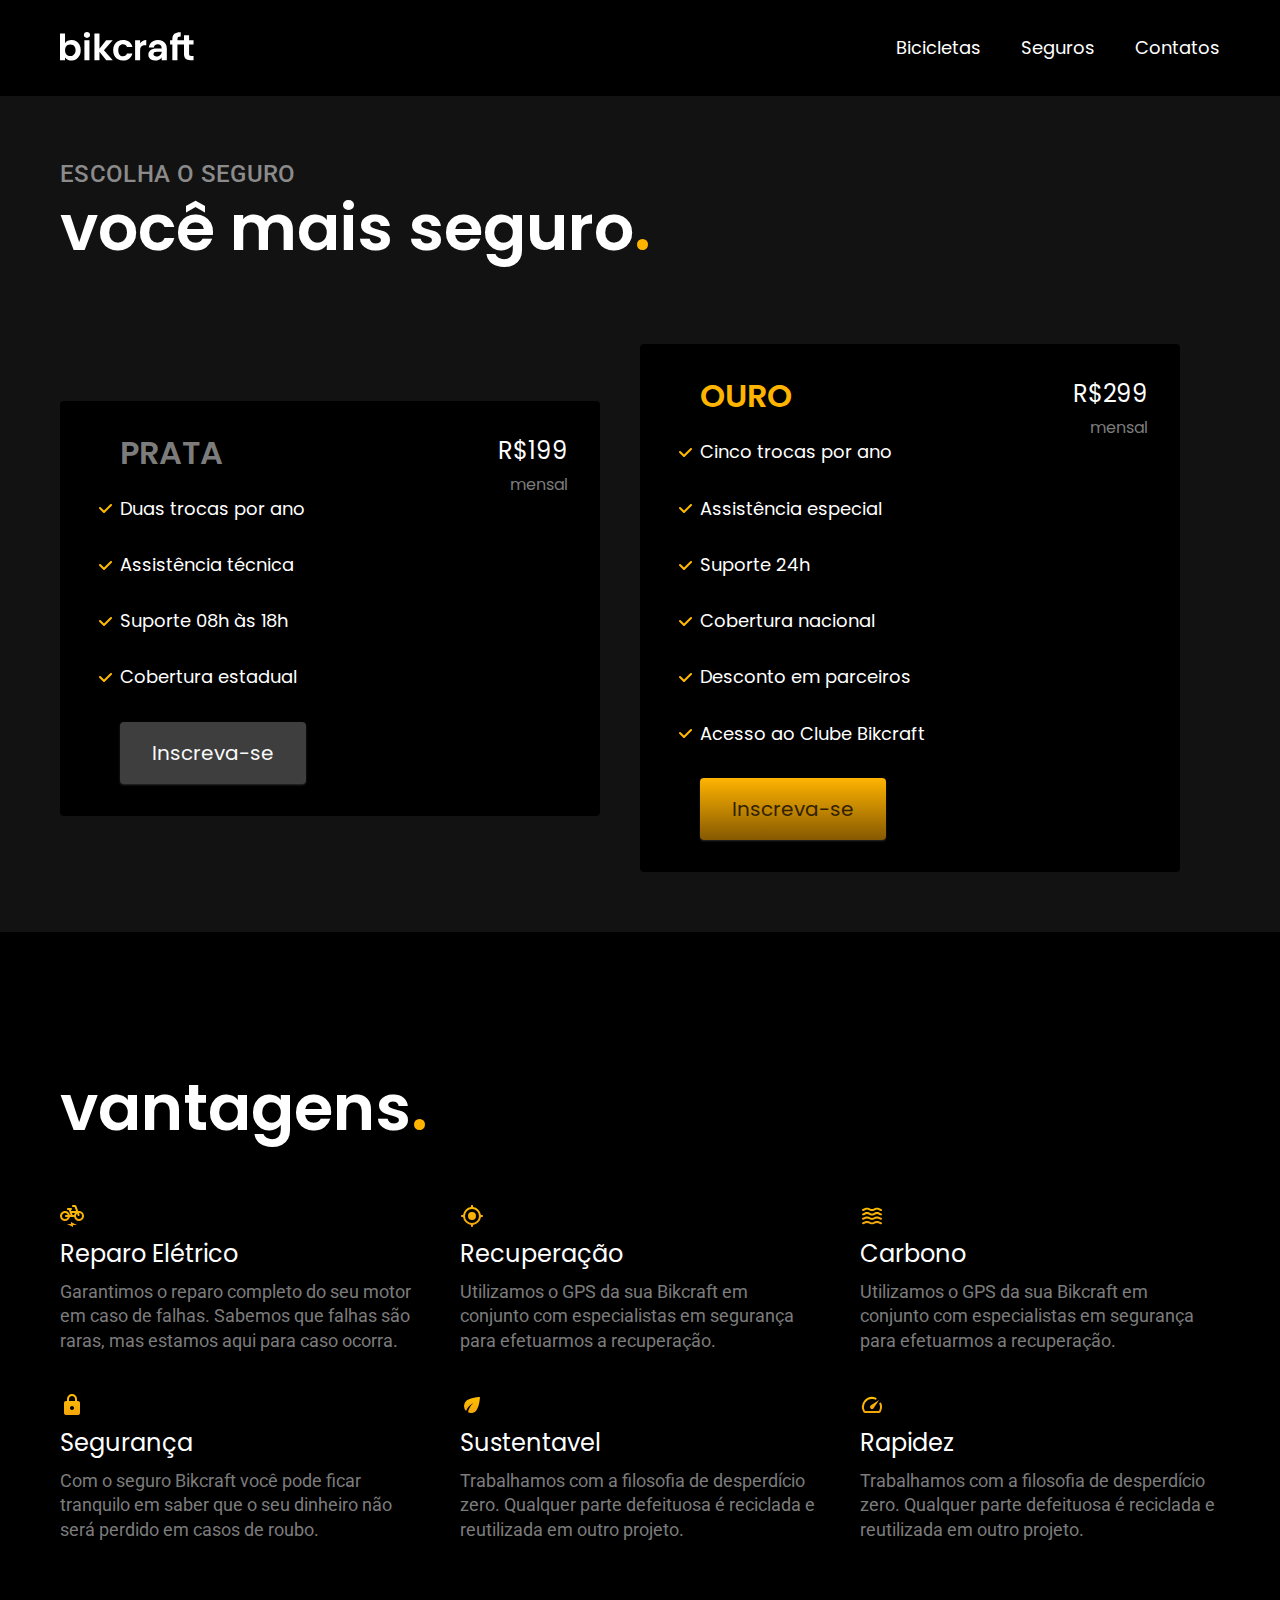
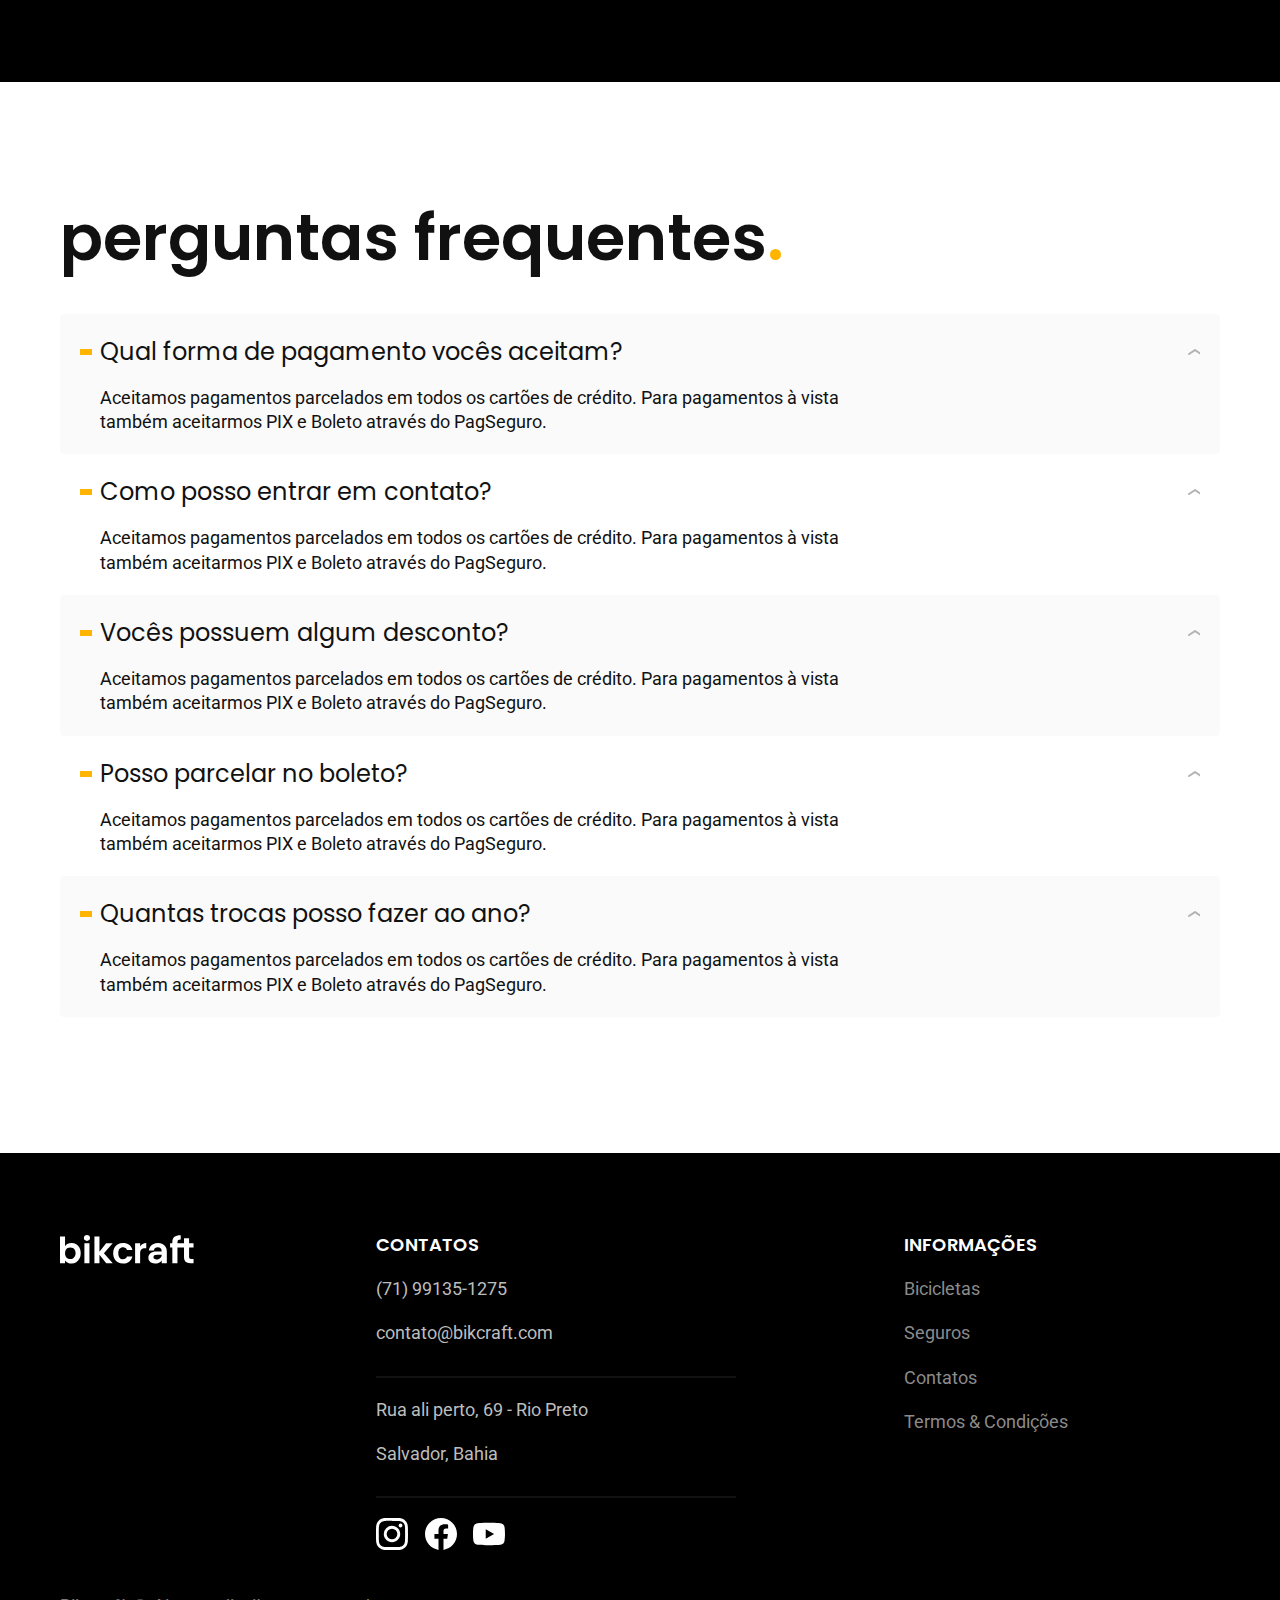
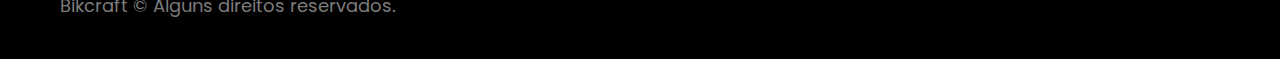
<file: seguros.html>
<!DOCTYPE html>
<html lang="pt-br">

<head>
  <meta charset="UTF-8">
  <meta name="viewport" content="width=device-width, initial-scale=1.0">
  <title> Bikcraft | Seguros Bikcraft</title>
  <meta name="description" content="Seguros Bikcraft.">
  <link rel="preload" href="./css/style.css" as="style">
  <link rel="stylesheet" href="./css/style.css">
  <link rel="preconnect" href="https://fonts.googleapis.com">
  <link rel="preconnect" href="https://fonts.gstatic.com" crossorigin>
  <link href="https://fonts.googleapis.com/css2?family=Merriweather:ital,wght@1,900&family=Poppins:wght@500;600&family=Roboto:wght@400;500&display=swap" rel="stylesheet">
</head>

<body id="seguros">
  <header class="header-bg cor-0">
    <div class="header container">
      <a href="./"><img src="/img/bikcraft.svg" alt="Bikcraft"></a>
      <nav aria-label="primaria">
        <ul class="header-menu cor-0 font-1-m">
          <li><a class="cor-0" href="./bicicletas.html">Bicicletas</a></li>
          <li><a class="cor-0" href="./seguros.html">Seguros</a></li>
          <li><a class="cor-0" href="./contatos.html">Contatos</a></li>
        </ul>
      </nav>
    </div>
  </header>


  <main id="seguros" class="termos-bg">
    <div class="container termos">
      <div class="termos-conteudo">
        <span class=" font-2-l-b cor-8">ESCOLHA O SEGURO</span>
        <h1 class="font-1-xxl cor-0">você mais seguro<span class="ponto">.</span></p>
        </h1>
      </div>
    </div>

    <article class="seguros-bg">
      <div class="seguros container">
        <div class="seguro-itens">
          <h3 class="font-1-xl cor-9">PRATA</h3>
          <span class="font-1-l cor-0">R$199</span> <span class="font-1-s cor-9">mensal</span>
          <ul class="font-1-m cor-0">
            <li>Duas trocas por ano</li>
            <li> Assistência técnica</li>
            <li>Suporte 08h às 18h</li>
            <li>Cobertura estadual</li>
          </ul>
          <a class="botao-secundario" href="/orcamento.html">Inscreva-se</a>
        </div>
        <div class="seguro-itens">
          <h3 class="font-1-xl cor-A01">OURO</h3>
          <span class="font-1-l cor-0">R$299</span>
          <span class="font-1-s cor-9">mensal</span>
          <ul class="font-1-m cor-0">
            <li>Cinco trocas por ano</li>
            <li>Assistência especial</li>
            <li>Suporte 24h</li>
            <li>Cobertura nacional</li>
            <li>Desconto em parceiros</li>
            <li>Acesso ao Clube Bikcraft</li>
          </ul>
          <a class="botao secundario" href="/orcamento.html">Inscreva-se</a>
        </div>
      </div>
    </article>

  </main>

  <article class="seguros-bg2" aria-label="vantagens do seguro">
    <div class="container">
      <h2 class="cor-0 font-1-xxl">vantagens<span class="ponto">.</span></h2>
      <div class="vantagens-sg">
        <div class="vantagens-sg-esp">
          <img src="/img/icones/eletrica.svg" alt="">
          <h3 class="cor-0 font-1-l">Reparo Elétrico</h3>
          <p class="font-2-m cor-9">Garantimos o reparo completo do seu motor em caso de falhas. Sabemos que falhas são raras, mas estamos aqui para caso ocorra.</p>
        </div>
        <div class="vantagens-sg-esp">
          <img src="/img/icones/rastreador.svg" alt="">
          <h3 class="cor-0 font-1-l">Recuperação</h3>
          <p class="font-2-m cor-9">Utilizamos o GPS da sua Bikcraft em conjunto com especialistas em segurança para efetuarmos a recuperação.</p>
        </div>
        <div class="vantagens-sg-esp">
          <img src="/img/icones/carbono.svg" alt="">
          <h3 class="cor-0 font-1-l">Carbono</h3>
          <p class="font-2-m cor-9">Utilizamos o GPS da sua Bikcraft em conjunto com especialistas em segurança para efetuarmos a recuperação.</p>
        </div>
        <div class="vantagens-sg-esp">
          <img src="/img/icones/seguro.svg" alt="">
          <h3 class="cor-0 font-1-l">Segurança</h3>
          <p class="font-2-m cor-9">Com o seguro Bikcraft você pode ficar tranquilo em saber que o seu dinheiro não será perdido em casos de roubo.</p>
        </div>
        <div class="vantagens-sg-esp">
          <img src="/img/icones/sustentavel.svg" alt="">
          <h3 class="cor-0 font-1-l">Sustentavel</h3>
          <p class="font-2-m cor-9">Trabalhamos com a filosofia de desperdício zero. Qualquer parte defeituosa é reciclada e reutilizada em outro projeto.</p>
        </div>
        <div class="vantagens-sg-esp">
          <img src="/img/icones/velocidade.svg" alt="">
          <h3 class="cor-0 font-1-l">Rapidez</h3>
          <p class="font-2-m cor-9">Trabalhamos com a filosofia de desperdício zero. Qualquer parte defeituosa é reciclada e reutilizada em outro projeto.</p>
        </div>
      </div>
    </div>

  </article>

  <article class="perguntas-bg container">
    <h2 class="font-1-xxl">perguntas frequentes<span class="ponto">.</span></h2>
    <dl>
      <div>
        <dt class="font-1-l">Qual forma de pagamento vocês aceitam?</dt>
        <dd class="cor-012 font-2-m">Aceitamos pagamentos parcelados em todos os cartões de crédito. Para pagamentos à vista também aceitarmos PIX e Boleto através do PagSeguro.</dd>
      </div>
      <div>
        <dt class="font-1-l">Como posso entrar em contato?</dt>
        <dd class="cor-012 font-2-m">Aceitamos pagamentos parcelados em todos os cartões de crédito. Para pagamentos à vista também aceitarmos PIX e Boleto através do PagSeguro.</dd>
      </div>
      <div>
        <dt class="font-1-l">Vocês possuem algum desconto?</dt>
        <dd class="cor-012 font-2-m">Aceitamos pagamentos parcelados em todos os cartões de crédito. Para pagamentos à vista também aceitarmos PIX e Boleto através do PagSeguro.</dd>
      </div>
      <div>
        <dt class="font-1-l">Posso parcelar no boleto?</dt>
        <dd class="cor-012 font-2-m">Aceitamos pagamentos parcelados em todos os cartões de crédito. Para pagamentos à vista também aceitarmos PIX e Boleto através do PagSeguro.</dd>
      </div>
      <div>
        <dt class="font-1-l">Quantas trocas posso fazer ao ano?</dt>
        <dd class="cor-012 font-2-m">Aceitamos pagamentos parcelados em todos os cartões de crédito. Para pagamentos à vista também aceitarmos PIX e Boleto através do PagSeguro.</dd>
      </div>
    </dl>

  </article>

  <footer class="footer-bg">
    <div class="footerc container">
      <img class="titulo" src="/img/bikcraft.svg" alt="">
      <div class="footer-contato">
        <h3 class="font-1-m-b cor-0">CONTATOS</h2>
          <ul class="font-2-m cor-6">
            <li class="frtr"><a href="tel:+5571991351275">(71) 99135-1275</a></li>
            <li><a href="mailto:emanuelvasconcells@gmail.com">contato@bikcraft.com</a></li>
            <li><a href="">Rua ali perto, 69 - Rio Preto</a></li>
            <li><a href="https://www.google.com/maps/place/salvador+bahia/data=!4m2!3m1!1s0x716037ca23ca5b3:0x1b9fc7912c226698?sa=X&ved=1t:155783&ictx=111" target="_blank">Salvador, Bahia</a></li>
          </ul>
          <a href="">
            <img src="/img/redes/instagram.svg" alt="instagram">
          </a>
          <a href=""">
            <img src=" /img/redes/facebook.svg" alt="Facebook">
          </a>
          <a href=""">
            <img src=" /img/redes/youtube.svg" alt="">
          </a>
      </div>
      <div class="footer-informacoes">
        <h3 class="font-1-m-b cor-0">Informações</h2>
          <nav aria-label="primaria">
            <ul class="font-2-m cor-8">
              <li><a href="./bicicletas.html">Bicicletas</a></li>
              <li><a href="./seguros.html">Seguros</a></li>
              <li><a href="./contatos.html">Contatos</a></li>
              <li><a href="./termos.html">Termos & Condições</a></li>
            </ul>
          </nav>
      </div>
      <span class="direitos font-1-m cor-9">Bikcraft © Alguns direitos reservados.</span>
    </div>
  </footer>
</body>
</file>
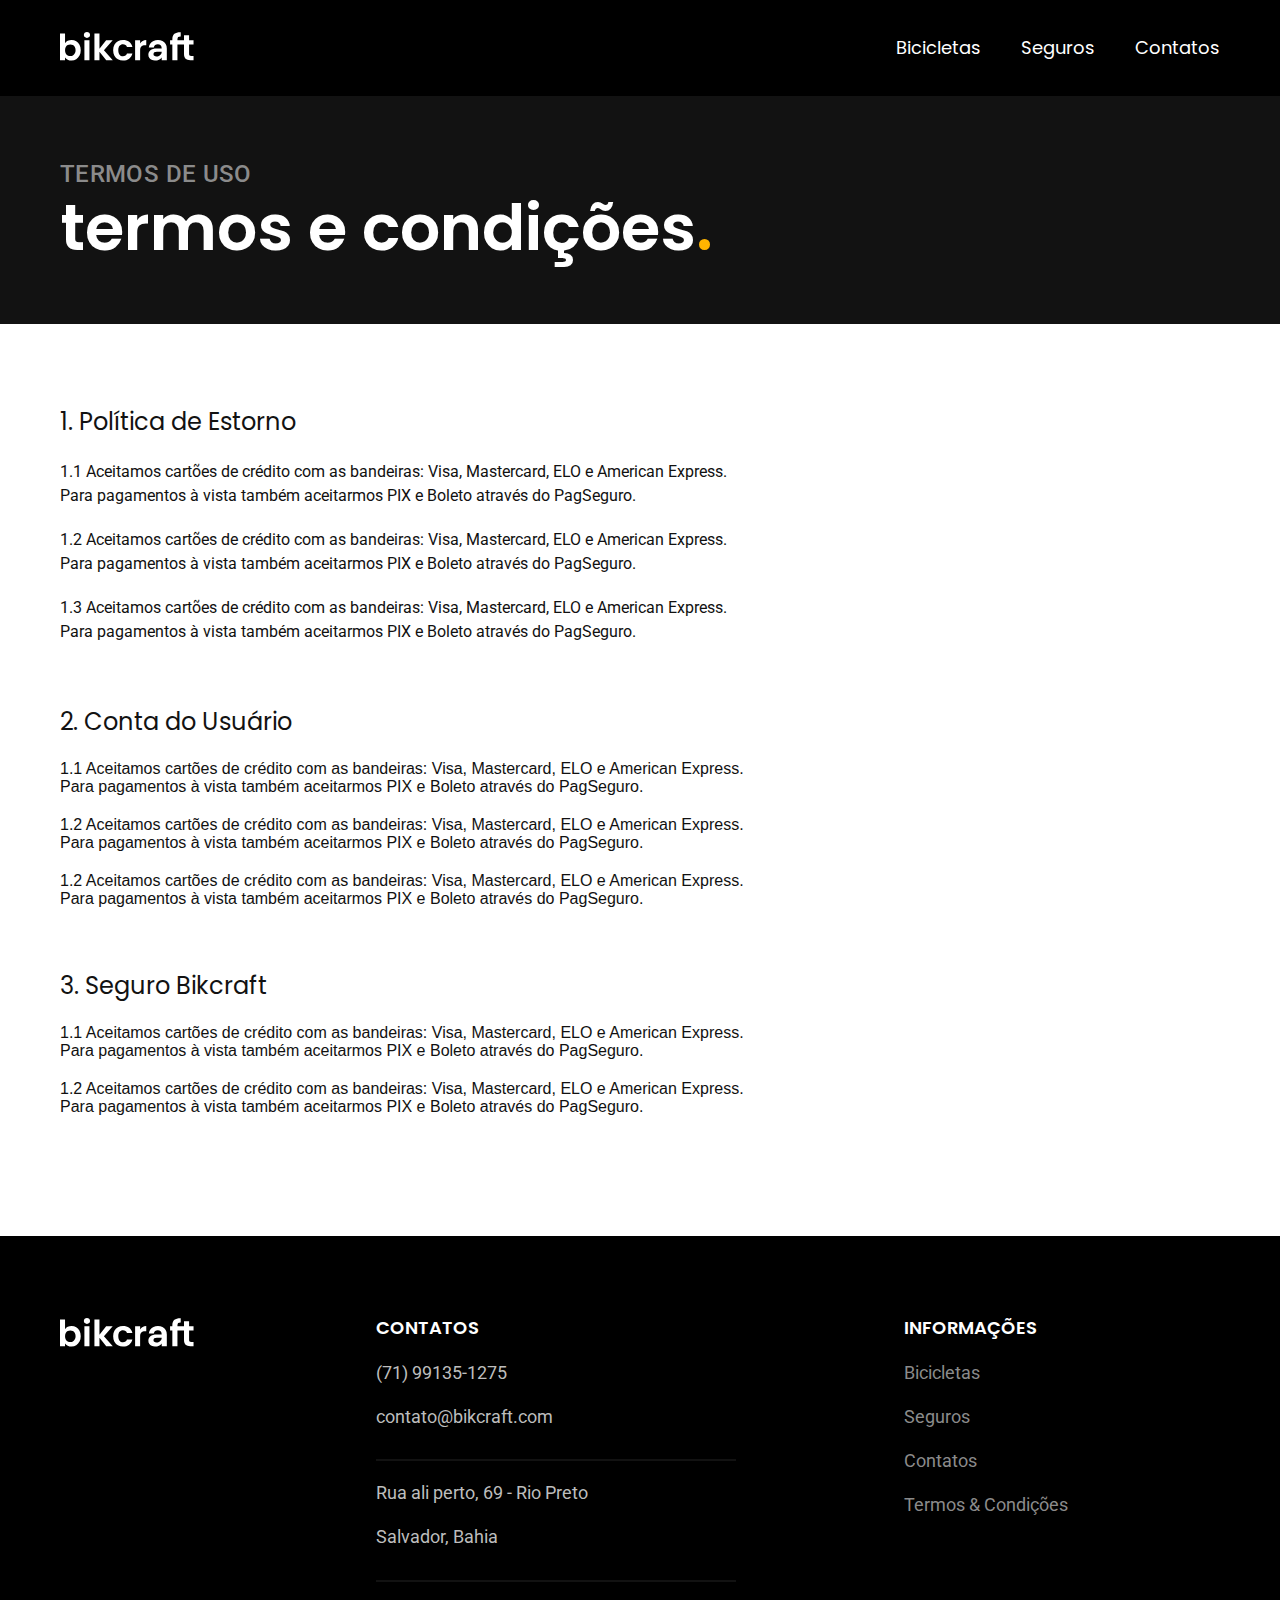
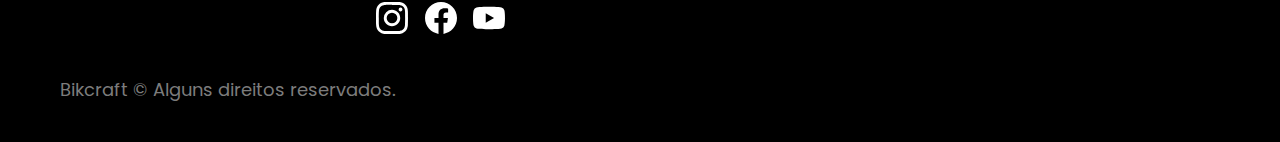
<file: termos.html>
<!DOCTYPE html>
<html lang="pt-br">

<head>
  <meta charset="UTF-8">
  <meta name="viewport" content="width=device-width, initial-scale=1.0">
  <title>Termos & Condições | Bikcraft - Bicicletas Elétricas</title>
  <meta name="description" content="Termos & Condições.">
  <link rel="preload" href="./css/style.css" as="style">
  <link rel="stylesheet" href="./css/style.css">
  <link rel="preconnect" href="https://fonts.googleapis.com">
  <link rel="preconnect" href="https://fonts.gstatic.com" crossorigin>
  <link href="https://fonts.googleapis.com/css2?family=Merriweather:ital,wght@1,900&family=Poppins:wght@500;600&family=Roboto:wght@400;500&display=swap" rel="stylesheet">
</head>

<body>
  <header class="header-bg cor-0">
    <div class="header container">
      <a href="./"><img src="/img/bikcraft.svg" alt="Bikcraft"></a>
      <nav aria-label="primaria">
        <ul class="header-menu cor-0 font-1-m">
          <li><a class="cor-0" href="./bicicletas.html">Bicicletas</a></li>
          <li><a class="cor-0" href="./seguros.html">Seguros</a></li>
          <li><a class="cor-0" href="./contatos.html">Contatos</a></li>
        </ul>
      </nav>
    </div>
  </header>


  <main class="termos-bg">
    <div class="container termos">
      <div class="termos-conteudo">
        <span class=" font-2-l-b cor-8">Termos de USO</span>
        <h1 class="font-1-xxl cor-0">termos e condições<span class="ponto">.</span></p>
        </h1>
      </div>
    </div>
  </main>
  <section class="lista-termos container" aria-label="termos e condições">
    <h2 class="fonte font-1-l cor-14">1. Política de Estorno
    </h2>
    <ul class="font-2-s">
      <li>1.1 Aceitamos cartões de crédito com as bandeiras: Visa, Mastercard, ELO e American Express. <br>Para pagamentos à vista também aceitarmos PIX e Boleto através do PagSeguro.
      </li>
      <li>1.2 Aceitamos cartões de crédito com as bandeiras: Visa, Mastercard, ELO e American Express.<br> Para pagamentos à vista também aceitarmos PIX e Boleto através do PagSeguro.</li>
      <li">1.3 Aceitamos cartões de crédito com as bandeiras: Visa, Mastercard, ELO e American Express.<br> Para pagamentos à vista também aceitarmos PIX e Boleto através do PagSeguro.</li>
    </ul>

    <h2 class="fonte font-1-l cor-14">2. Conta do Usuário
    </h2>
    <ul>
      <li>1.1 Aceitamos cartões de crédito com as bandeiras: Visa, Mastercard, ELO e American Express.<br> Para pagamentos à vista também aceitarmos PIX e Boleto através do PagSeguro.
      </li>
      <li>1.2 Aceitamos cartões de crédito com as bandeiras: Visa, Mastercard, ELO e American Express.<br> Para pagamentos à vista também aceitarmos PIX e Boleto através do PagSeguro.</li>
      <li>1.2 Aceitamos cartões de crédito com as bandeiras: Visa, Mastercard, ELO e American Express.<br> Para pagamentos à vista também aceitarmos PIX e Boleto através do PagSeguro.</li>
    </ul>

    <h2 class="fonte font-1-l cor-14">3. Seguro Bikcraft
    </h2>
    <ul>
      <li>1.1 Aceitamos cartões de crédito com as bandeiras: Visa, Mastercard, ELO e American Express.<br> Para pagamentos à vista também aceitarmos PIX e Boleto através do PagSeguro.
      </li>
      <li>1.2 Aceitamos cartões de crédito com as bandeiras: Visa, Mastercard, ELO e American Express.<br> Para pagamentos à vista também aceitarmos PIX e Boleto através do PagSeguro.</li>
    </ul>

  </section>


  <footer class="footer-bg">
    <div class="footerc container">
      <img class="titulo" src="/img/bikcraft.svg" alt="">
      <div class="footer-contato">
        <h3 class="font-1-m-b cor-0">CONTATOS</h2>
          <ul class="font-2-m cor-6">
            <li class="frtr"><a href="tel:+5571991351275">(71) 99135-1275</a></li>
            <li><a href="mailto:emanuelvasconcells@gmail.com">contato@bikcraft.com</a></li>
            <li><a href="">Rua ali perto, 69 - Rio Preto</a></li>
            <li><a href="https://www.google.com/maps/place/salvador+bahia/data=!4m2!3m1!1s0x716037ca23ca5b3:0x1b9fc7912c226698?sa=X&ved=1t:155783&ictx=111" target="_blank">Salvador, Bahia</a></li>
          </ul>
          <a href="">
            <img src="/img/redes/instagram.svg" alt="instagram">
          </a>
          <a href=""">
            <img src=" /img/redes/facebook.svg" alt="Facebook">
          </a>
          <a href=""">
            <img src=" /img/redes/youtube.svg" alt="">
          </a>
      </div>
      <div class="footer-informacoes">
        <h3 class="font-1-m-b cor-0">Informações</h2>
          <nav aria-label="primaria">
            <ul class="font-2-m cor-8">
              <li><a href="./bicicletas.html">Bicicletas</a></li>
              <li><a href="./seguros.html">Seguros</a></li>
              <li><a href="./contatos.html">Contatos</a></li>
              <li><a href="./termos.html">Termos & Condições</a></li>
            </ul>
          </nav>
      </div>
      <span class="direitos font-1-m cor-9">Bikcraft © Alguns direitos reservados.</span>
    </div>
  </footer>
</body>
</file>
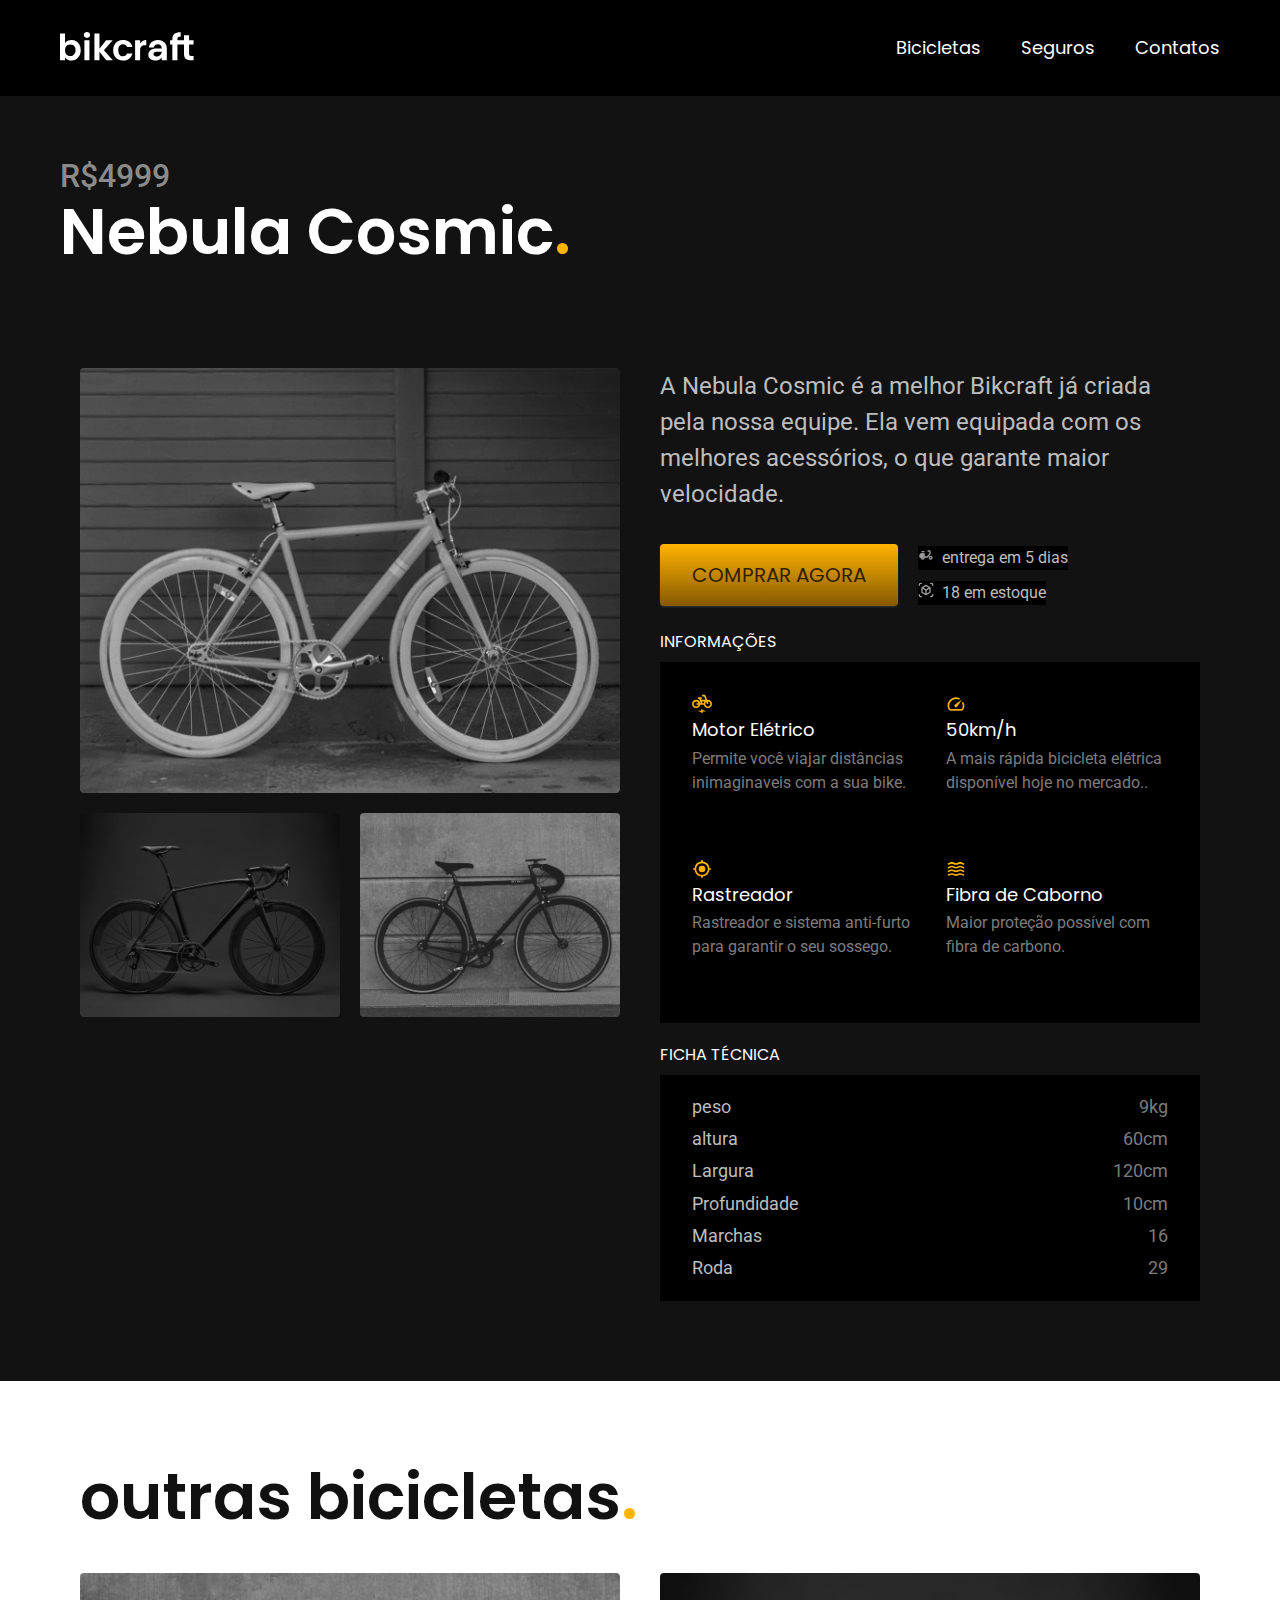
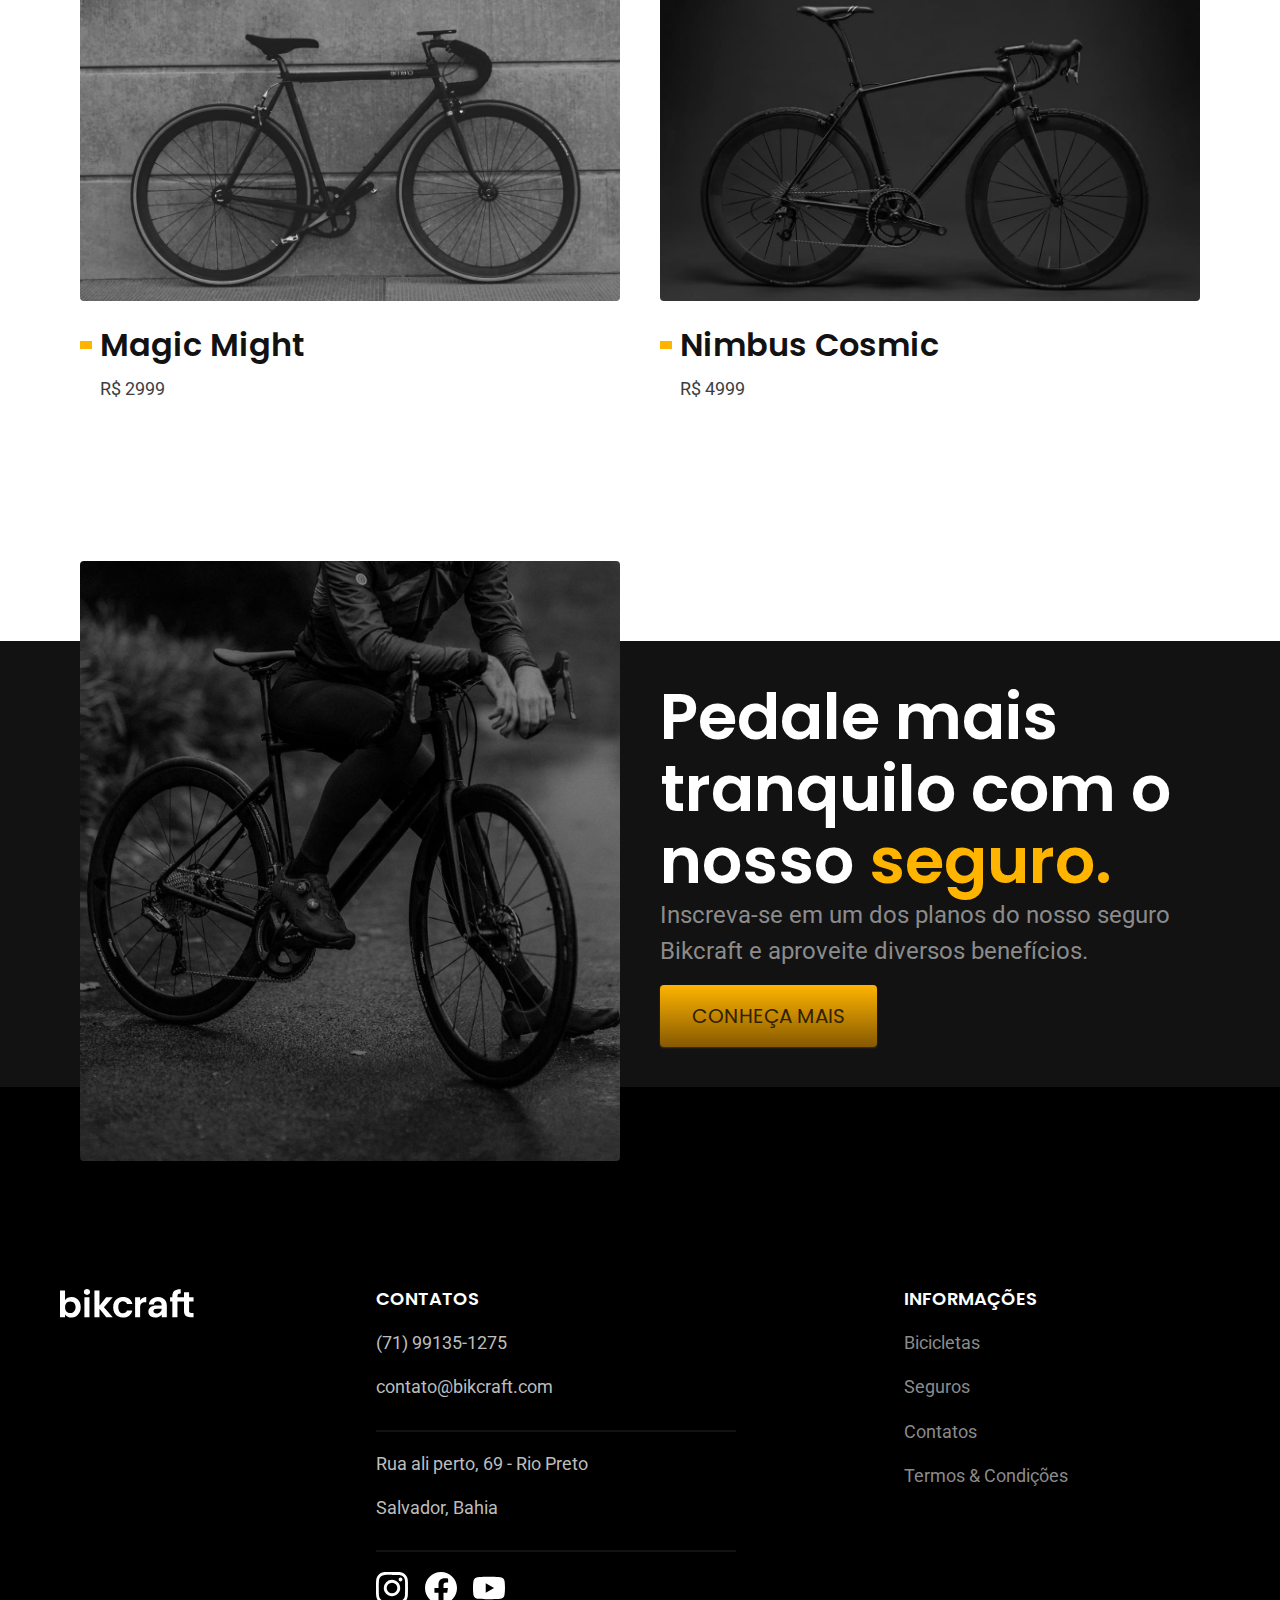
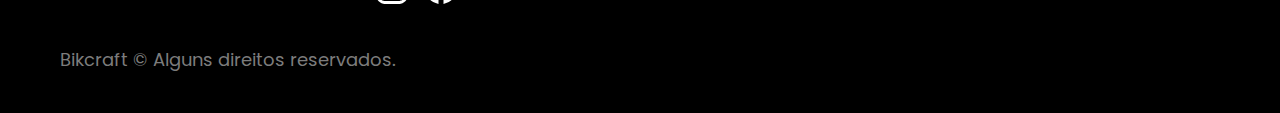
<file: bicicletas/nebula.html>
<!DOCTYPE html>
<html lang="pt-br">

<head>
  <meta charset="UTF-8">
  <meta name="viewport" content="width=device-width, initial-scale=1.0">
  <title>Nebula Cosmic | Bikcraft </title>
  <meta name="description" content="Nimbus Bicicleta Bikcraft">
  <link rel="stylesheet" href="../css/style.css">
  <link rel="preconnect" href="https://fonts.googleapis.com">
  <link rel="preconnect" href="https://fonts.gstatic.com" crossorigin>
  <link href="https://fonts.googleapis.com/css2?family=Merriweather:ital,wght@1,900&family=Poppins:wght@500;600&family=Roboto:wght@400;500&display=swap" rel="stylesheet">
</head>

<body>
  <header class="header-bg cor-0">
    <div class="header container">
      <a href="../"><img src="/img/bikcraft.svg" alt="Bikcraft"></a>
      <nav aria-label="primaria">
        <ul class="header-menu cor-0 font-1-m">
          <li><a class="cor-0" href="../bicicletas.html">Bicicletas</a></li>
          <li><a class="cor-0" href="../seguros.html">Seguros</a></li>
          <li><a class="cor-0" href="../contatos.html">Contatos</a></li>
        </ul>
      </nav>
    </div>
  </header>


  <main class="termos-bg">
    <div class="container termos">
      <div class="termos-conteudo">
        <span class=" font-2-xl cor-8">R$4999</span>
        <h1 class="font-1-xxl cor-0">Nebula Cosmic<span class="ponto">.</span></p>
        </h1>
      </div>

      <div class="container nimbus-bg">
        <div class="nimbus-fotos">
          <img src="/img/bicicleta/nimbus3.jpg" alt="">
          <img src="/img/bicicleta/nimbus1.jpg" alt="">
          <img src="/img/bicicleta/nimbus2.jpg" alt="">
        </div>
        <div class="nimbus-informacao">
          <p class="font-2-l cor-6">A Nebula Cosmic é a melhor Bikcraft já criada pela nossa equipe. Ela vem equipada com os melhores acessórios, o que garante maior velocidade.</p>
          <div class="nimbus-compra">
            <a class="botao" href="/orcamento.html">COMPRAR AGORA</a>
            <span class="font-2-s cor-6"> <img src="/img/icones/entrega.svg" alt="">entrega em 5 dias</span>
            <span class="font-2-s cor-6"> <img src="/img/icones/estoque.svg" alt="">18 em estoque</span>
          </div>

          <h2 class="font-1-s cor-0">Informações</h2>

          <ul class="informacoes-nimbus">
            <li><img src="/img/icones/eletrica.svg" alt="">
              <h3 class="font-1-m cor-0">Motor Elétrico</h3>
              <p class="font-2-s cor-9">Permite você viajar distâncias inimaginaveis com a sua bike.</p>
            </li>
            <li><img src="/img/icones/velocidade.svg" alt="">
              <h3 class="font-1-m cor-0">50km/h</h3>
              <p class="font-2-s cor-9">A mais rápida bicicleta elétrica disponível hoje no mercado..</p>
            </li>
            <li><img src="/img/icones/rastreador.svg" alt="">
              <h3 class="font-1-m cor-0">Rastreador</h3>
              <p class="font-2-s cor-9">Rastreador e sistema anti-furto para garantir o seu sossego.</p>
            </li>
            <li><img src="/img/icones/carbono.svg" alt="">
              <h3 class="font-1-m cor-0">Fibra de Caborno</h3>
              <p class="font-2-s cor-9">Maior proteção possível com fibra de carbono.</p>
            </li>
          </ul>

          <h2 class="font-1-s cor-0">Ficha Técnica</h2>
          <ul class="nimbus-ficha font-2-m cor-9">
            <li>peso <span>9kg</span></li>
            <li>altura <span>60cm</span></li>
            <li>Largura <span>120cm</span></li>
            <li>Profundidade <span>10cm</span></li>
            <li>Marchas <span>16</span></li>
            <li>Roda <span>29</span></li>
          </ul>
        </div>
      </div>
    </div>
  </main>

  <article class="bicicletas container">
    <h2 class="container font-1-xxl">outras bicicletas<span class="ponto">.</span></h2>
    <ul class="bicicletas-lista">
      <li>
        <a href="/bicicletas/magic-might">
          <img src="/img/bicicletas/magic.jpg" alt="">
          <h3 class="font-1-xl cor-14">Magic Might</h3>
          <span class="font-2-m cor-12">R$ 2999</span>
        </a>
      <li>
        <a href="./bicicletas/nimbus.html">
          <img src="/img/bicicletas/nimbus.jpg" alt="">
          <h3 class="font-1-xl cor-14">Nimbus Cosmic</h3>
          <span class="font-2-m cor-12">R$ 4999</span>
        </a>
      </li>
    </ul>
  </article>

  <article class="nimbus-bg2">
    <div class="container">
      <div class="nimbus-conteudo container">
        <div class="nimbus-imagem">
          <img src="../img/fotos/seguros.jpg" alt="Um homem em uma bicicleta bikcraft">
        </div>
        <div class="nimbus-seguro-menu">
          <h2 class="font-1-xxl cor-0">Pedale mais tranquilo com o nosso <span class="ponto">seguro.</span></h2>
          <p class=" font-2-l cor-8">Inscreva-se em um dos planos do nosso seguro Bikcraft e aproveite diversos benefícios.</p>
          <a class="botao font-1-l" href="">CONHEÇA MAIS</a>

        </div>
      </div>
    </div>
  </article>


  <footer class="footer-bg">
    <div class="footerc container">
      <img class="titulo" src="/img/bikcraft.svg" alt="">
      <div class="footer-contato">
        <h3 class="font-1-m-b cor-0">CONTATOS</h2>
          <ul class="font-2-m cor-6">
            <li class="frtr"><a href="tel:+5571991351275">(71) 99135-1275</a></li>
            <li><a href="mailto:emanuelvasconcells@gmail.com">contato@bikcraft.com</a></li>
            <li><a href="">Rua ali perto, 69 - Rio Preto</a></li>
            <li><a href="https://www.google.com/maps/place/salvador+bahia/data=!4m2!3m1!1s0x716037ca23ca5b3:0x1b9fc7912c226698?sa=X&ved=1t:155783&ictx=111" target="_blank">Salvador, Bahia</a></li>
          </ul>
          <a href="">
            <img src="/img/redes/instagram.svg" alt="instagram">
          </a>
          <a href=""">
            <img src=" /img/redes/facebook.svg" alt="Facebook">
          </a>
          <a href=""">
            <img src=" /img/redes/youtube.svg" alt="">
          </a>
      </div>
      <div class="footer-informacoes">
        <h3 class="font-1-m-b cor-0">Informações</h2>
          <nav aria-label="primaria">
            <ul class="font-2-m cor-8">
              <li><a href="../bicicletas.html">Bicicletas</a></li>
              <li><a href="../seguros.html">Seguros</a></li>
              <li><a href="../contatos.html">Contatos</a></li>
              <li><a href="../termos.html">Termos & Condições</a></li>
            </ul>
          </nav>
      </div>
      <span class="direitos font-1-m cor-9">Bikcraft © Alguns direitos reservados.</span>
    </div>
  </footer>
</body>
</file>
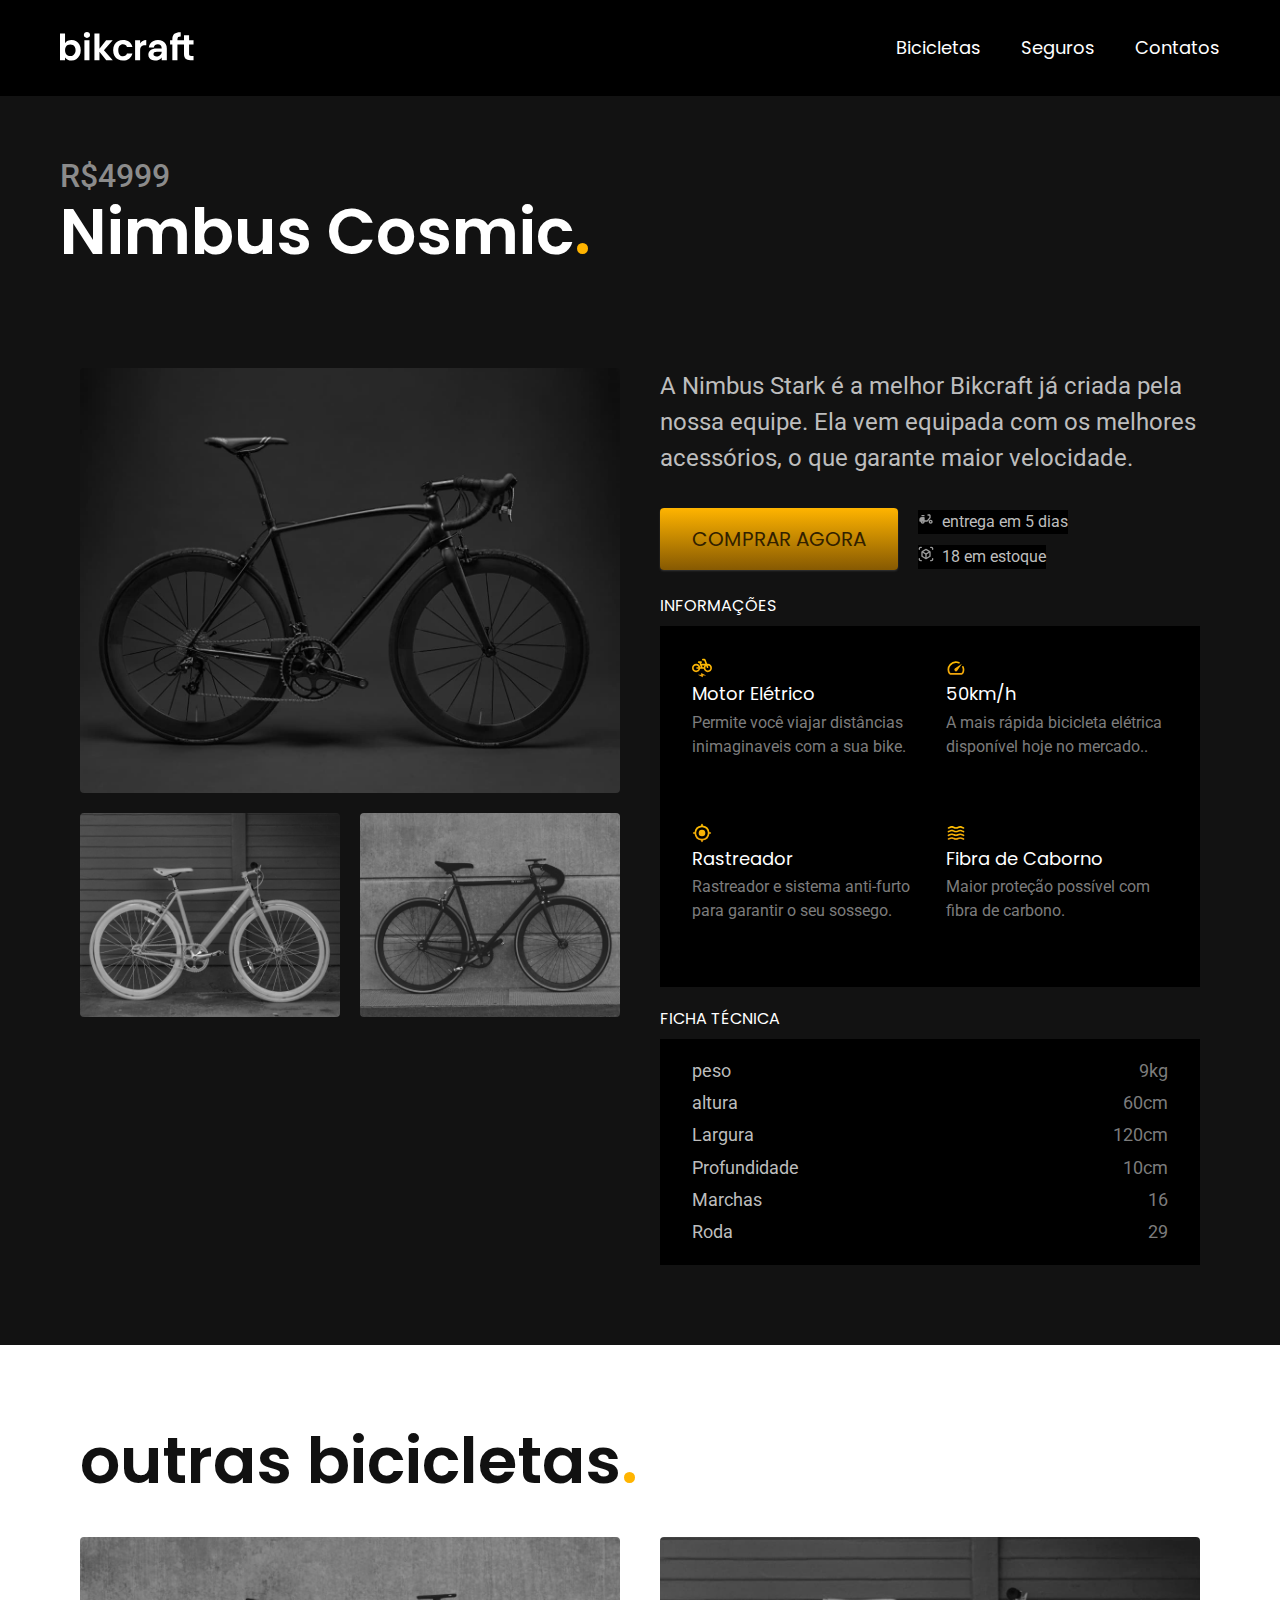
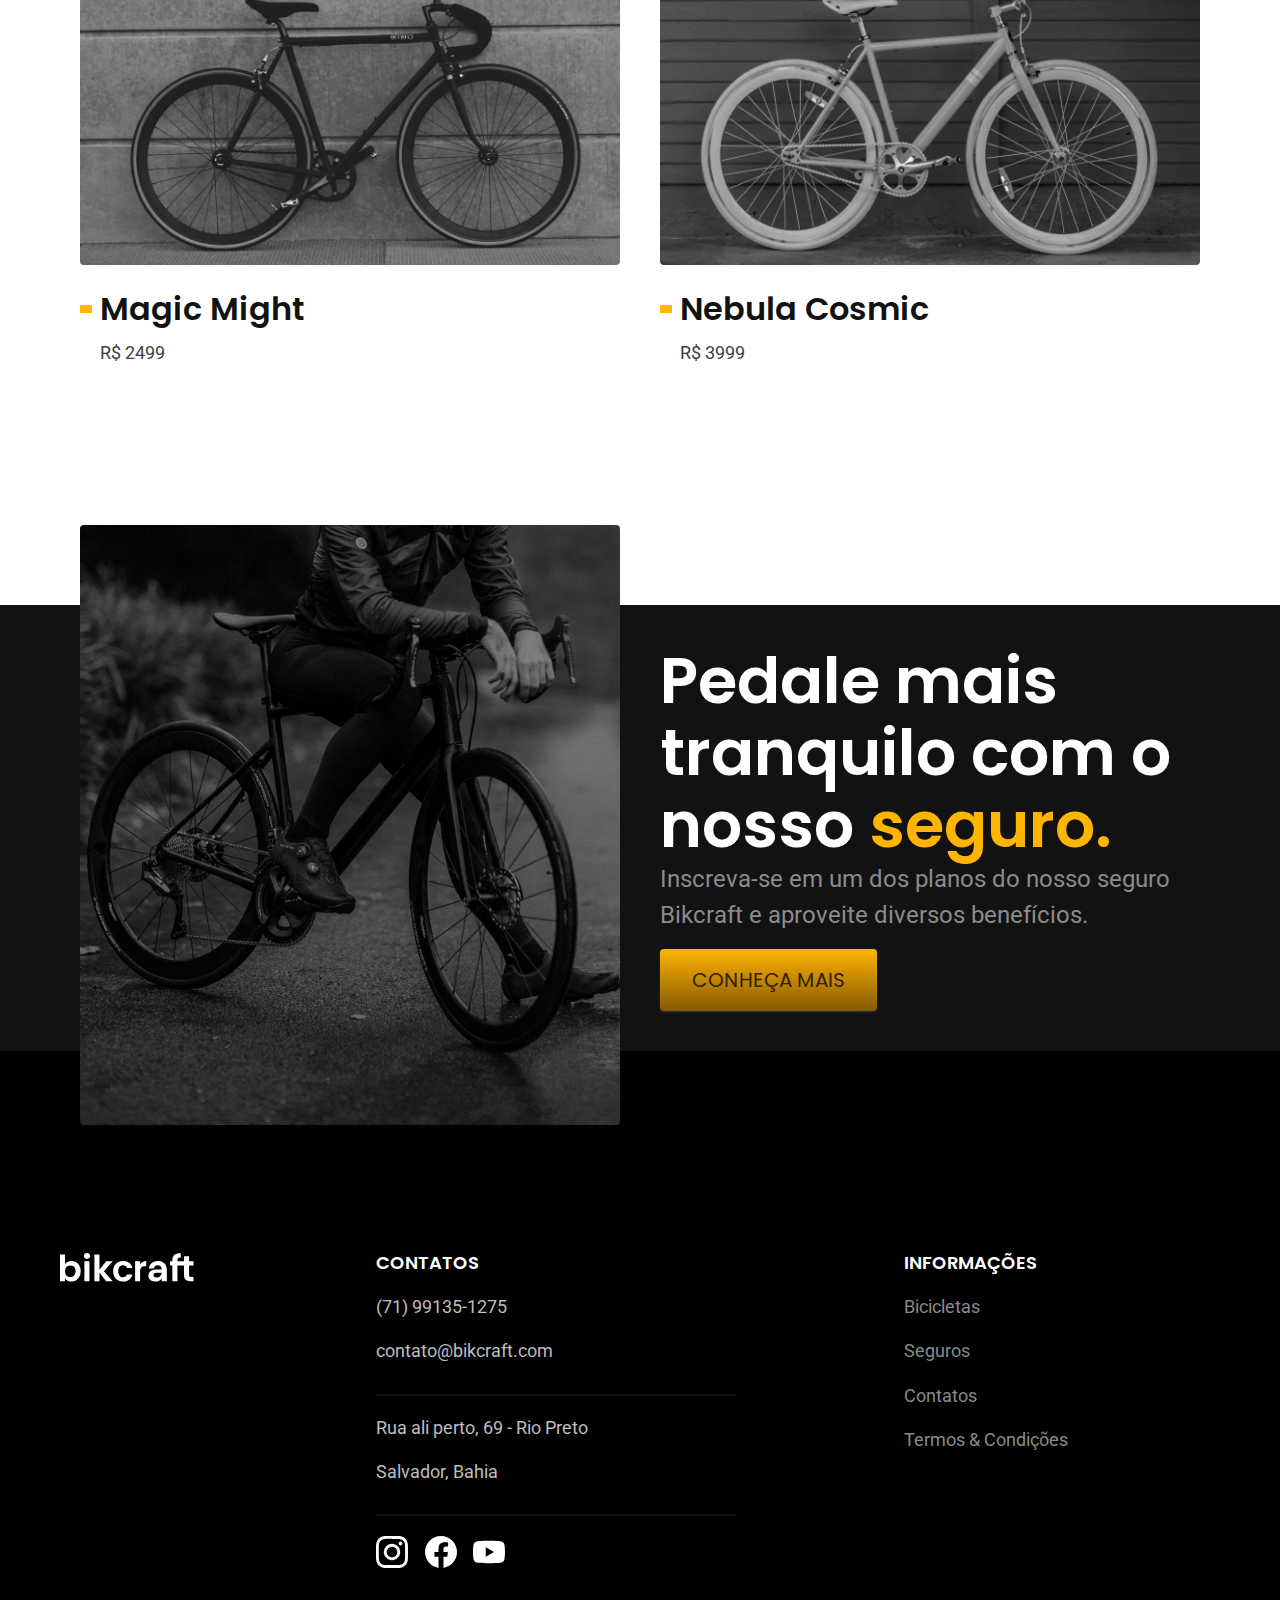
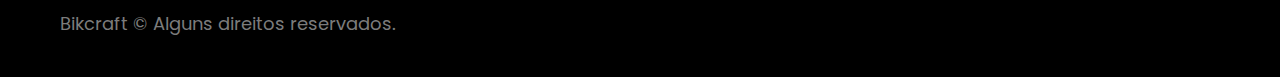
<file: bicicletas/nimbus.html>
<!DOCTYPE html>
<html lang="pt-br">

<head>
  <meta charset="UTF-8">
  <meta name="viewport" content="width=device-width, initial-scale=1.0">
  <title>Nimbus Cosmic | Bikcraft </title>
  <meta name="description" content="Nimbus Bicicleta Bikcraft">
  <link rel="stylesheet" href="../css/style.css">
  <link rel="preconnect" href="https://fonts.googleapis.com">
  <link rel="preconnect" href="https://fonts.gstatic.com" crossorigin>
  <link href="https://fonts.googleapis.com/css2?family=Merriweather:ital,wght@1,900&family=Poppins:wght@500;600&family=Roboto:wght@400;500&display=swap" rel="stylesheet">
</head>

<body>
  <header class="header-bg cor-0">
    <div class="header container">
      <a href="../"><img src="/img/bikcraft.svg" alt="Bikcraft"></a>
      <nav aria-label="primaria">
        <ul class="header-menu cor-0 font-1-m">
          <li><a class="cor-0" href="../bicicletas.html">Bicicletas</a></li>
          <li><a class="cor-0" href="../seguros.html">Seguros</a></li>
          <li><a class="cor-0" href="../contatos.html">Contatos</a></li>
        </ul>
      </nav>
    </div>
  </header>


  <main class="termos-bg">
    <div class="container termos">
      <div class="termos-conteudo">
        <span class=" font-2-xl cor-8">R$4999</span>
        <h1 class="font-1-xxl cor-0">Nimbus Cosmic<span class="ponto">.</span></p>
        </h1>
      </div>

      <div class="container nimbus-bg">
        <div class="nimbus-fotos">
          <img src="/img/bicicleta/nimbus1.jpg" alt="">
          <img src="/img/bicicleta/nimbus3.jpg" alt="">
          <img src="/img/bicicleta/nimbus2.jpg" alt="">
        </div>
        <div class="nimbus-informacao">
          <p class="font-2-l cor-6">A Nimbus Stark é a melhor Bikcraft já criada pela nossa equipe. Ela vem equipada com os melhores acessórios, o que garante maior velocidade.</p>
          <div class="nimbus-compra">
            <a class="botao" href="/orcamento.html">COMPRAR AGORA</a>
            <span class="font-2-s cor-6"> <img src="/img/icones/entrega.svg" alt="">entrega em 5 dias</span>
            <span class="font-2-s cor-6"> <img src="/img/icones/estoque.svg" alt="">18 em estoque</span>
          </div>

          <h2 class="font-1-s cor-0">Informações</h2>

          <ul class="informacoes-nimbus">
            <li><img src="/img/icones/eletrica.svg" alt="">
              <h3 class="font-1-m cor-0">Motor Elétrico</h3>
              <p class="font-2-s cor-9">Permite você viajar distâncias inimaginaveis com a sua bike.</p>
            </li>
            <li><img src="/img/icones/velocidade.svg" alt="">
              <h3 class="font-1-m cor-0">50km/h</h3>
              <p class="font-2-s cor-9">A mais rápida bicicleta elétrica disponível hoje no mercado..</p>
            </li>
            <li><img src="/img/icones/rastreador.svg" alt="">
              <h3 class="font-1-m cor-0">Rastreador</h3>
              <p class="font-2-s cor-9">Rastreador e sistema anti-furto para garantir o seu sossego.</p>
            </li>
            <li><img src="/img/icones/carbono.svg" alt="">
              <h3 class="font-1-m cor-0">Fibra de Caborno</h3>
              <p class="font-2-s cor-9">Maior proteção possível com fibra de carbono.</p>
            </li>
          </ul>

          <h2 class="font-1-s cor-0">Ficha Técnica</h2>
          <ul class="nimbus-ficha font-2-m cor-9">
            <li>peso <span>9kg</span></li>
            <li>altura <span>60cm</span></li>
            <li>Largura <span>120cm</span></li>
            <li>Profundidade <span>10cm</span></li>
            <li>Marchas <span>16</span></li>
            <li>Roda <span>29</span></li>
          </ul>
        </div>
      </div>
    </div>
  </main>

  <article class="bicicletas container">
    <h2 class="container font-1-xxl">outras bicicletas<span class="ponto">.</span></h2>
    <ul class="bicicletas-lista">
      <li>
        <a href="/bicicletas/magic.html">
          <img src="/img/bicicletas/magic.jpg" alt="">
          <h3 class="font-1-xl cor-14">Magic Might</h3>
          <span class="font-2-m cor-12">R$ 2499</span>
        </a>
      <li>
        <a href="/bicicletas/nebula.html">
          <img src="/img/bicicletas/nebula.jpg" alt="">
          <h3 class="font-1-xl cor-14">Nebula Cosmic</h3>
          <span class="font-2-m cor-12">R$ 3999</span>
        </a>
      </li>
    </ul>
  </article>

  <article class="nimbus-bg2">
    <div class="container">
      <div class="nimbus-conteudo container">
        <div class="nimbus-imagem">
          <img src="../img/fotos/seguros.jpg" alt="Um homem em uma bicicleta bikcraft">
        </div>
        <div class="nimbus-seguro-menu">
          <h2 class="font-1-xxl cor-0">Pedale mais tranquilo com o nosso <span class="ponto">seguro.</span></h2>
          <p class=" font-2-l cor-8">Inscreva-se em um dos planos do nosso seguro Bikcraft e aproveite diversos benefícios.</p>
          <a class="botao font-1-l" href="">CONHEÇA MAIS</a>

        </div>
      </div>
    </div>
  </article>


  <footer class="footer-bg">
    <div class="footerc container">
      <img class="titulo" src="/img/bikcraft.svg" alt="">
      <div class="footer-contato">
        <h3 class="font-1-m-b cor-0">CONTATOS</h2>
          <ul class="font-2-m cor-6">
            <li class="frtr"><a href="tel:+5571991351275">(71) 99135-1275</a></li>
            <li><a href="mailto:emanuelvasconcells@gmail.com">contato@bikcraft.com</a></li>
            <li><a href="">Rua ali perto, 69 - Rio Preto</a></li>
            <li><a href="https://www.google.com/maps/place/salvador+bahia/data=!4m2!3m1!1s0x716037ca23ca5b3:0x1b9fc7912c226698?sa=X&ved=1t:155783&ictx=111" target="_blank">Salvador, Bahia</a></li>
          </ul>
          <a href="">
            <img src="/img/redes/instagram.svg" alt="instagram">
          </a>
          <a href=""">
            <img src=" /img/redes/facebook.svg" alt="Facebook">
          </a>
          <a href=""">
            <img src=" /img/redes/youtube.svg" alt="">
          </a>
      </div>
      <div class="footer-informacoes">
        <h3 class="font-1-m-b cor-0">Informações</h2>
          <nav aria-label="primaria">
            <ul class="font-2-m cor-8">
              <li><a href="../bicicletas.html">Bicicletas</a></li>
              <li><a href="../seguros.html">Seguros</a></li>
              <li><a href="../contatos.html">Contatos</a></li>
              <li><a href="../termos.html">Termos & Condições</a></li>
            </ul>
          </nav>
      </div>
      <span class="direitos font-1-m cor-9">Bikcraft © Alguns direitos reservados.</span>
    </div>
  </footer>
</body>
</file>
<file: css/style.css>
/* GLOBAL */
@import url("/css/global/global.css");
@import url("/css/global/header.css");
@import url("/css/global/tipografia.css");
@import url("/css/global/cores.css");
@import url("/css/global/footer.css");

/* home */
@import url("/css/home/introducao.css");
@import url("/css/home/tecnologia.css");
@import url("/css/home/parceiros.css");
@import url("/css/home/depoimento.css");

/* TERMOS */
@import url("/css/termos/termos.css");

/* CONTATOS */
@import url("/css/contatos/contatos.css");
@import url("/css/contatos/locais.css");


/* UTILIDADES */
@import url("/css/utilidades/utilidades.css");
@import url("/css/utilidades/formularios.css");

/* bicicletas */
@import url("/css/bicicleta/bicicletas.css");
@import url("/css/bicicleta/pagina-bicicletas.css");
@import url("/css/bicicleta/nimbus.css");

/* seguros */
@import url("/css/seguros/seguros.css");
@import url("/css/seguros/perguntas.css");

/* orçamento */
@import url("/css/orcamento/orcamento.css");
</file>
